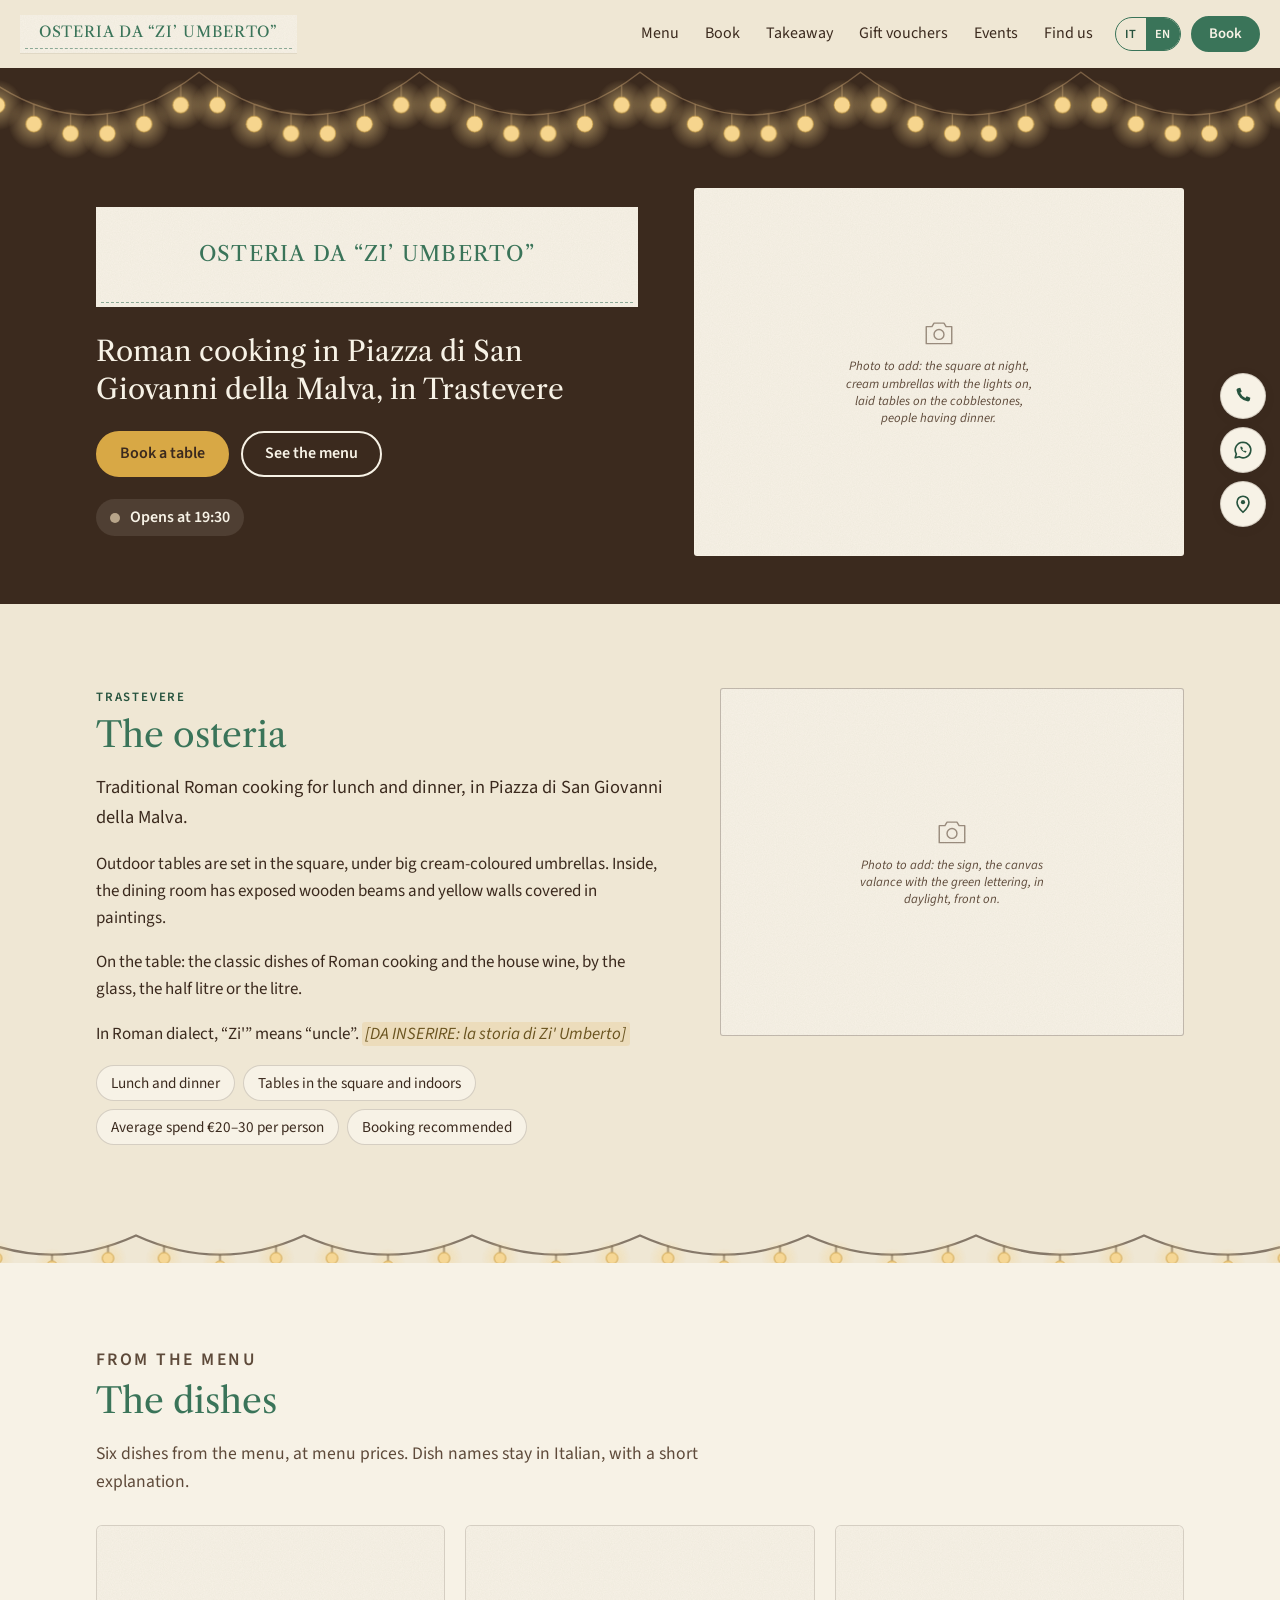
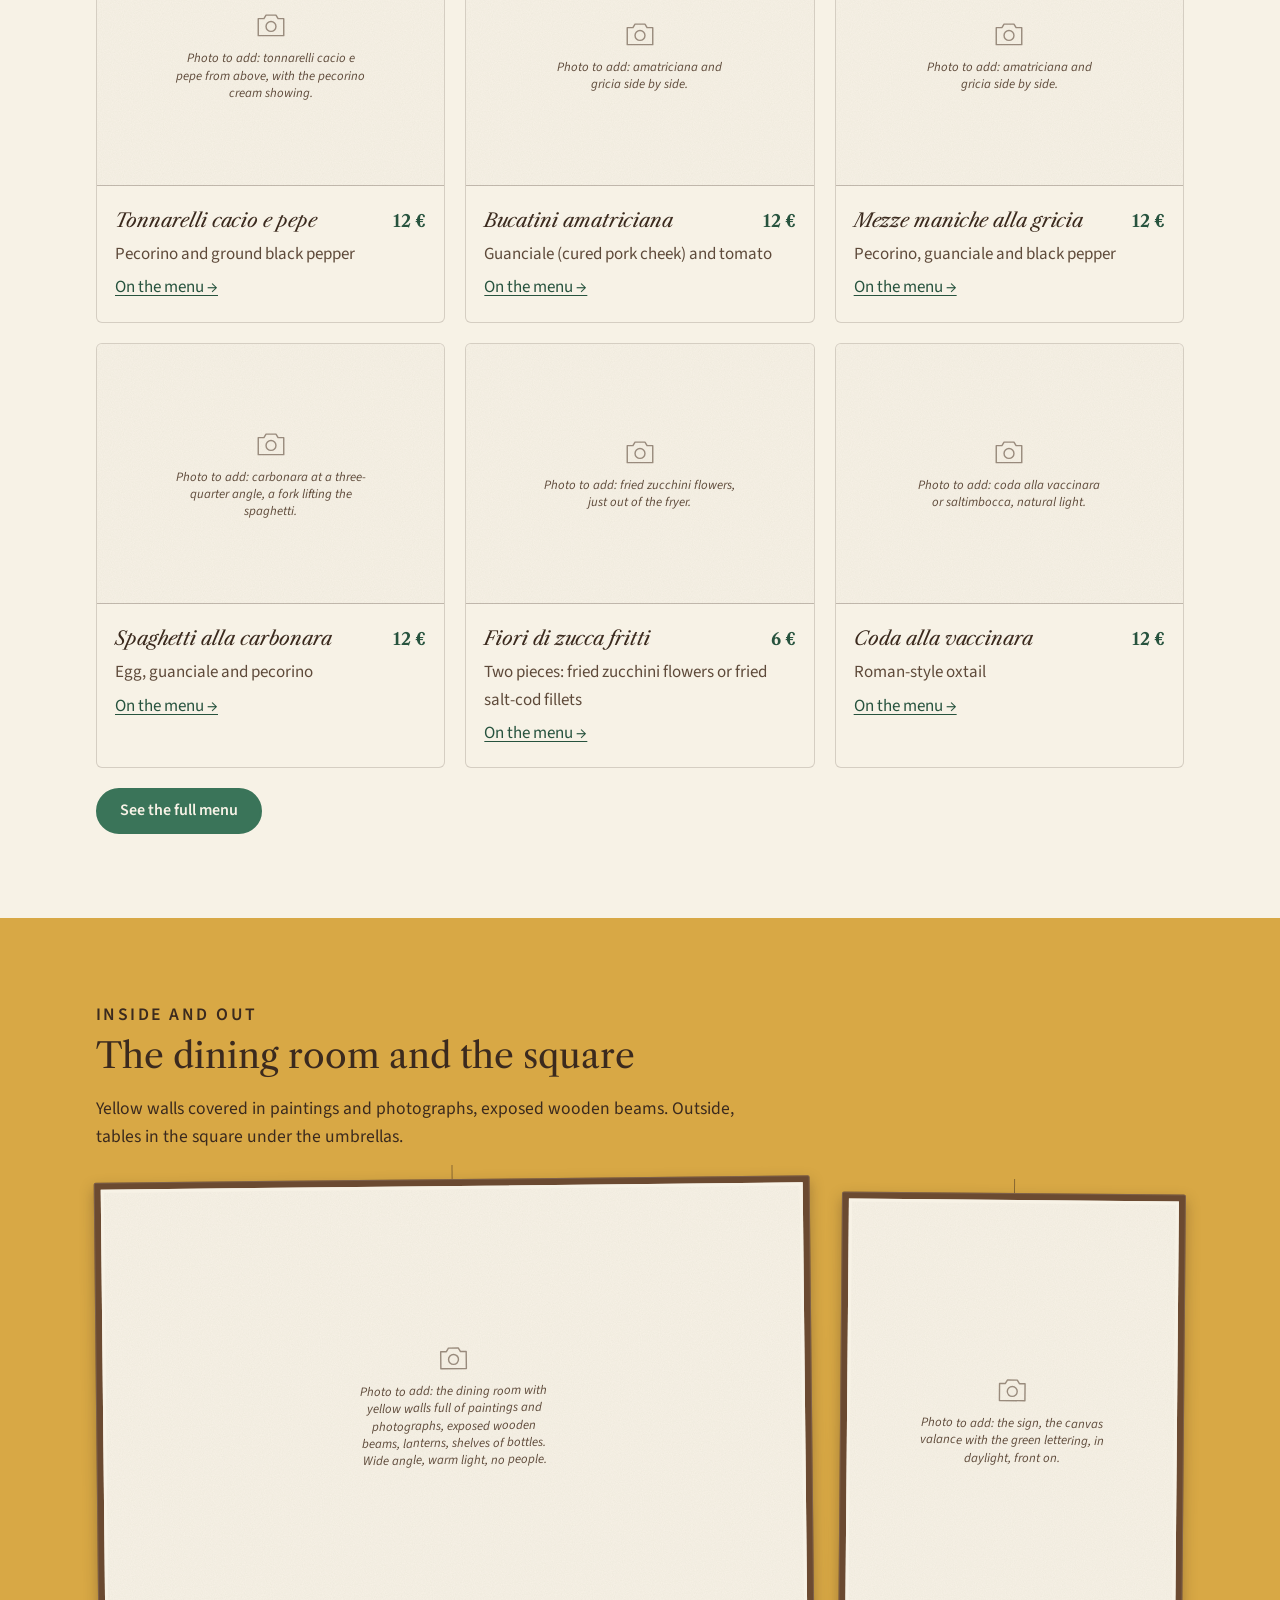
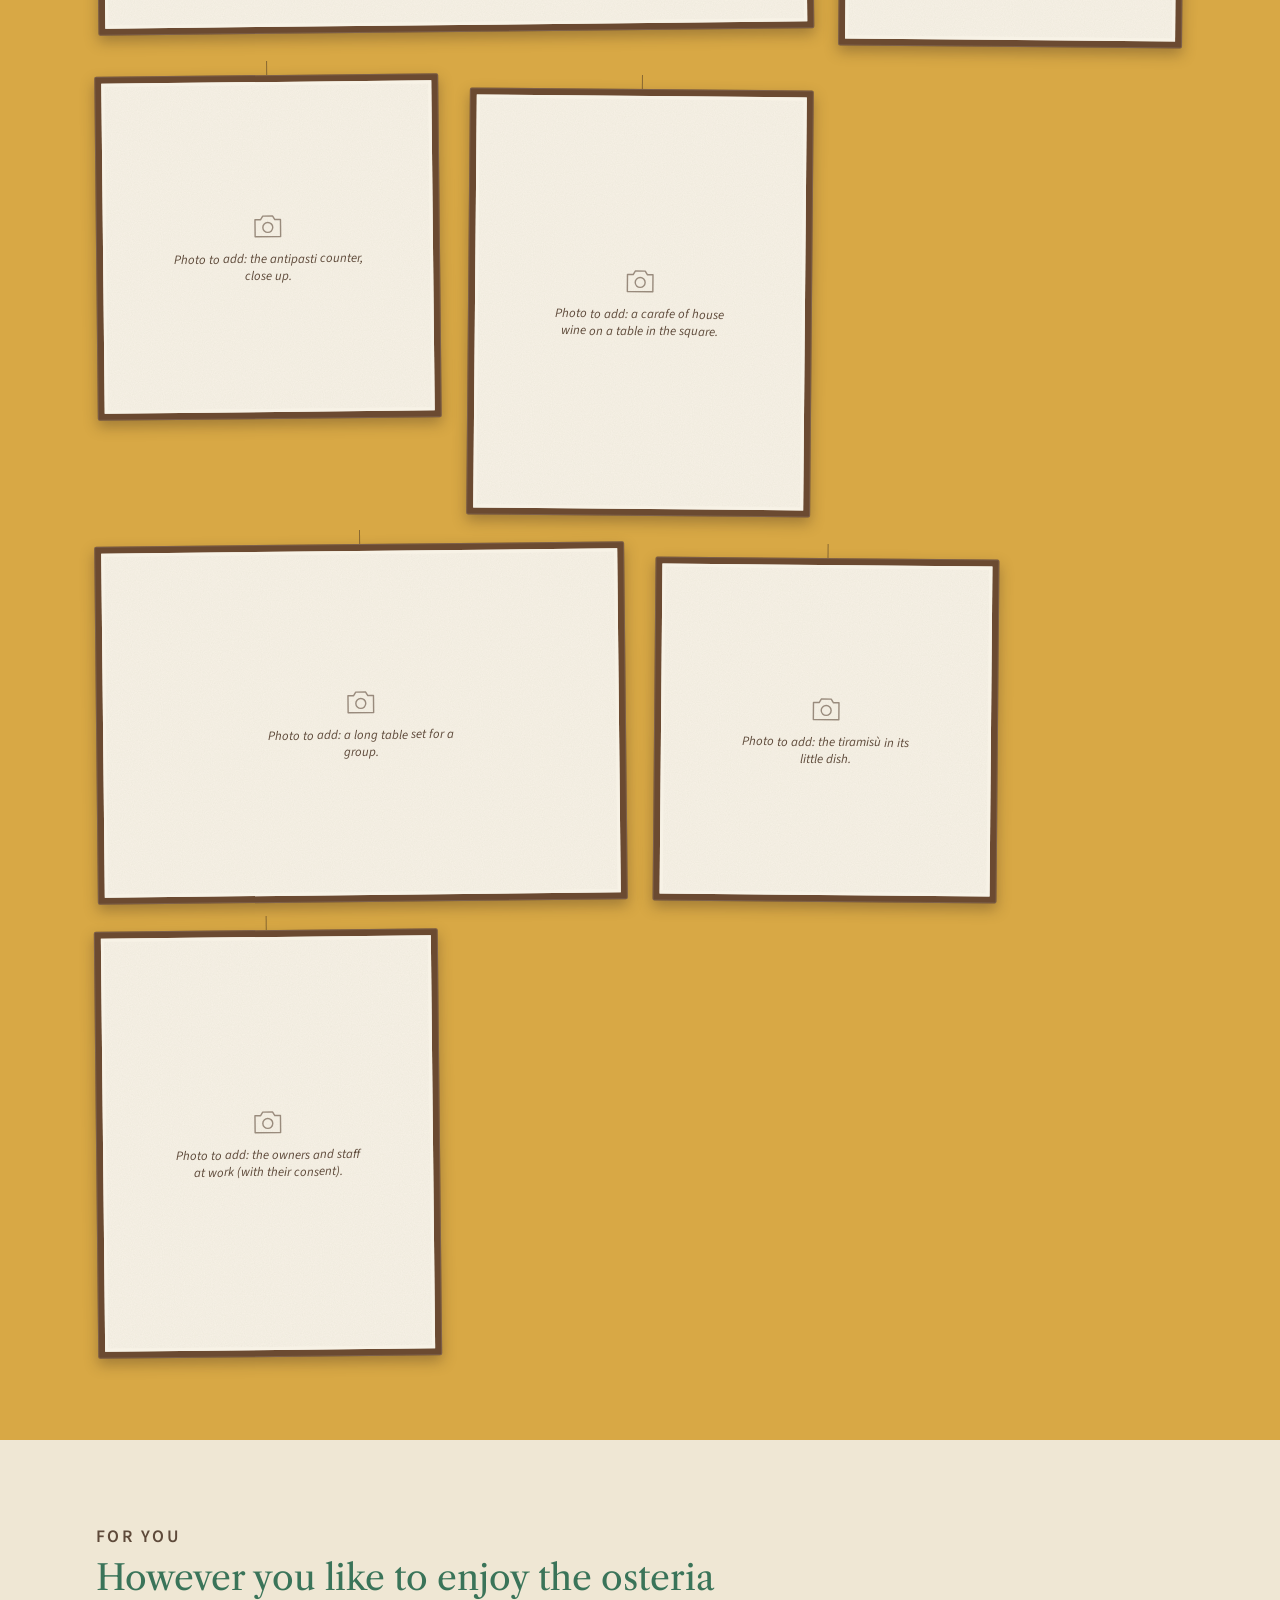
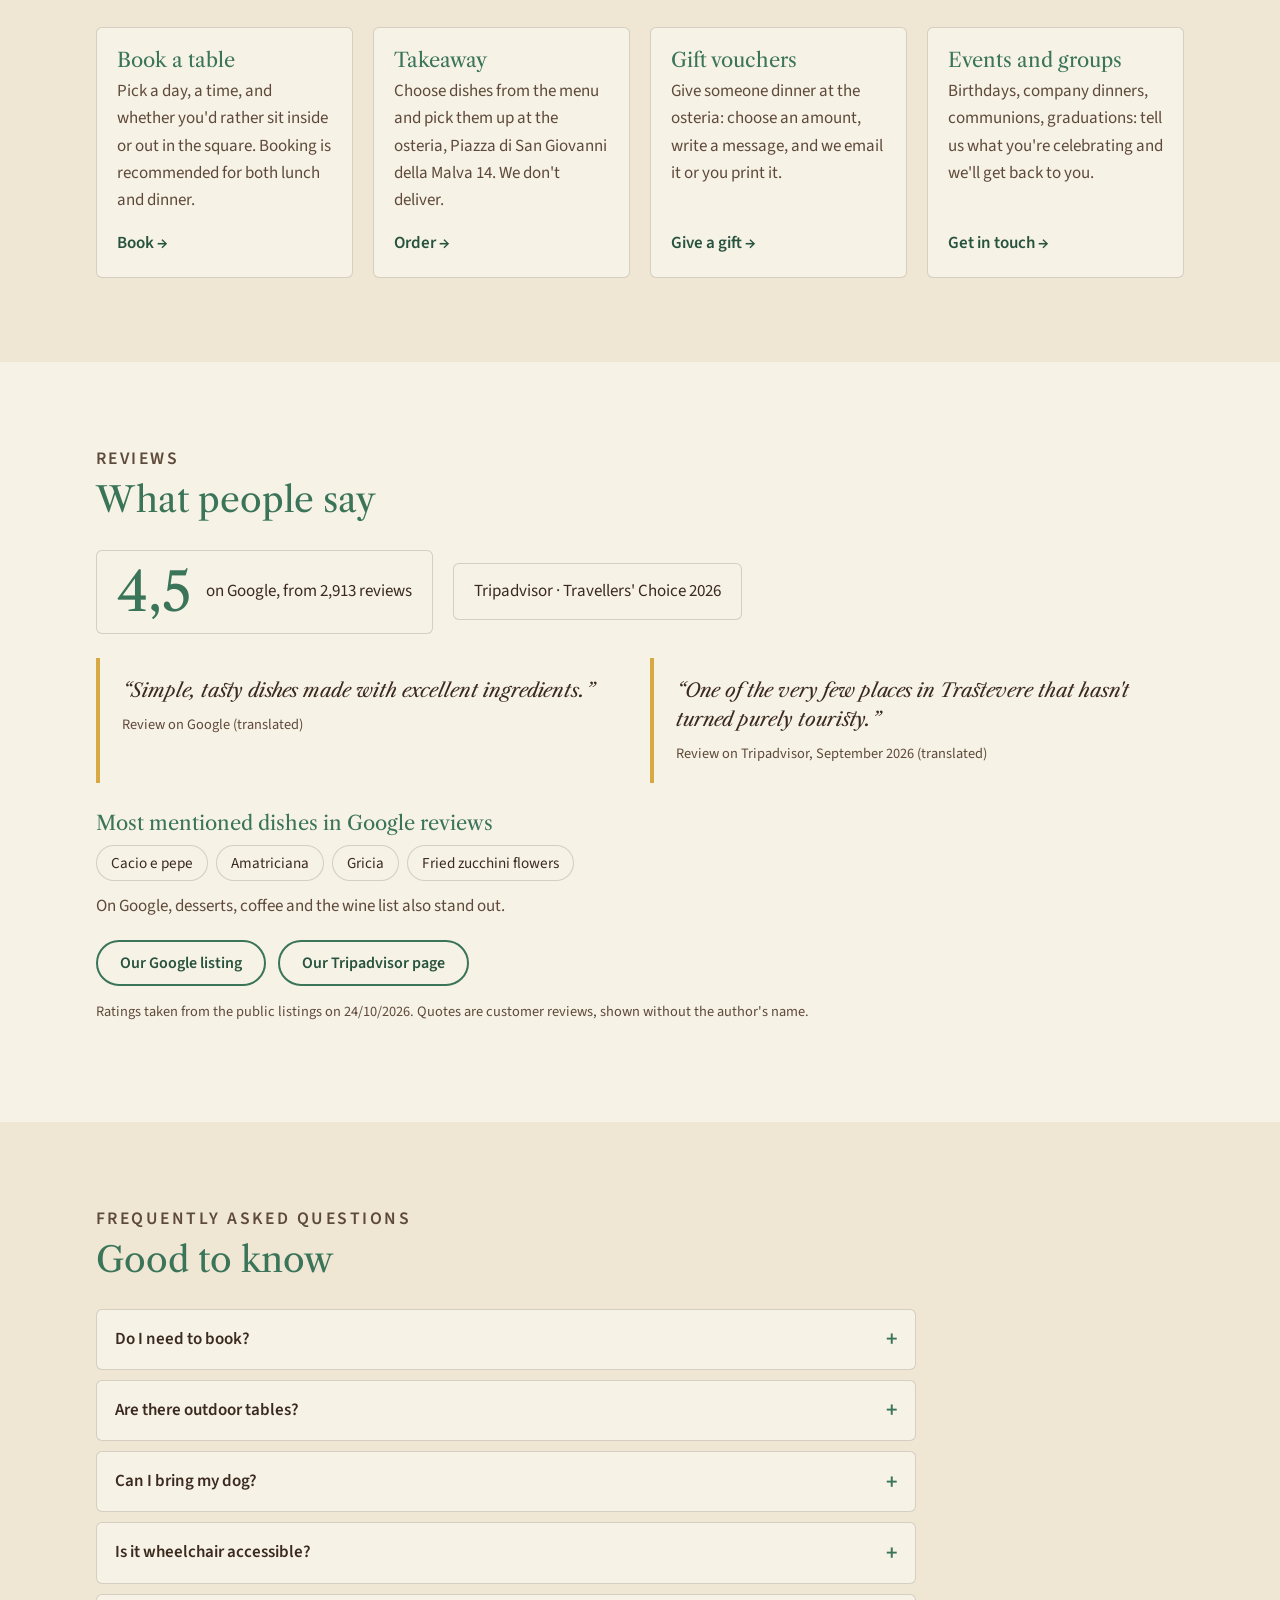
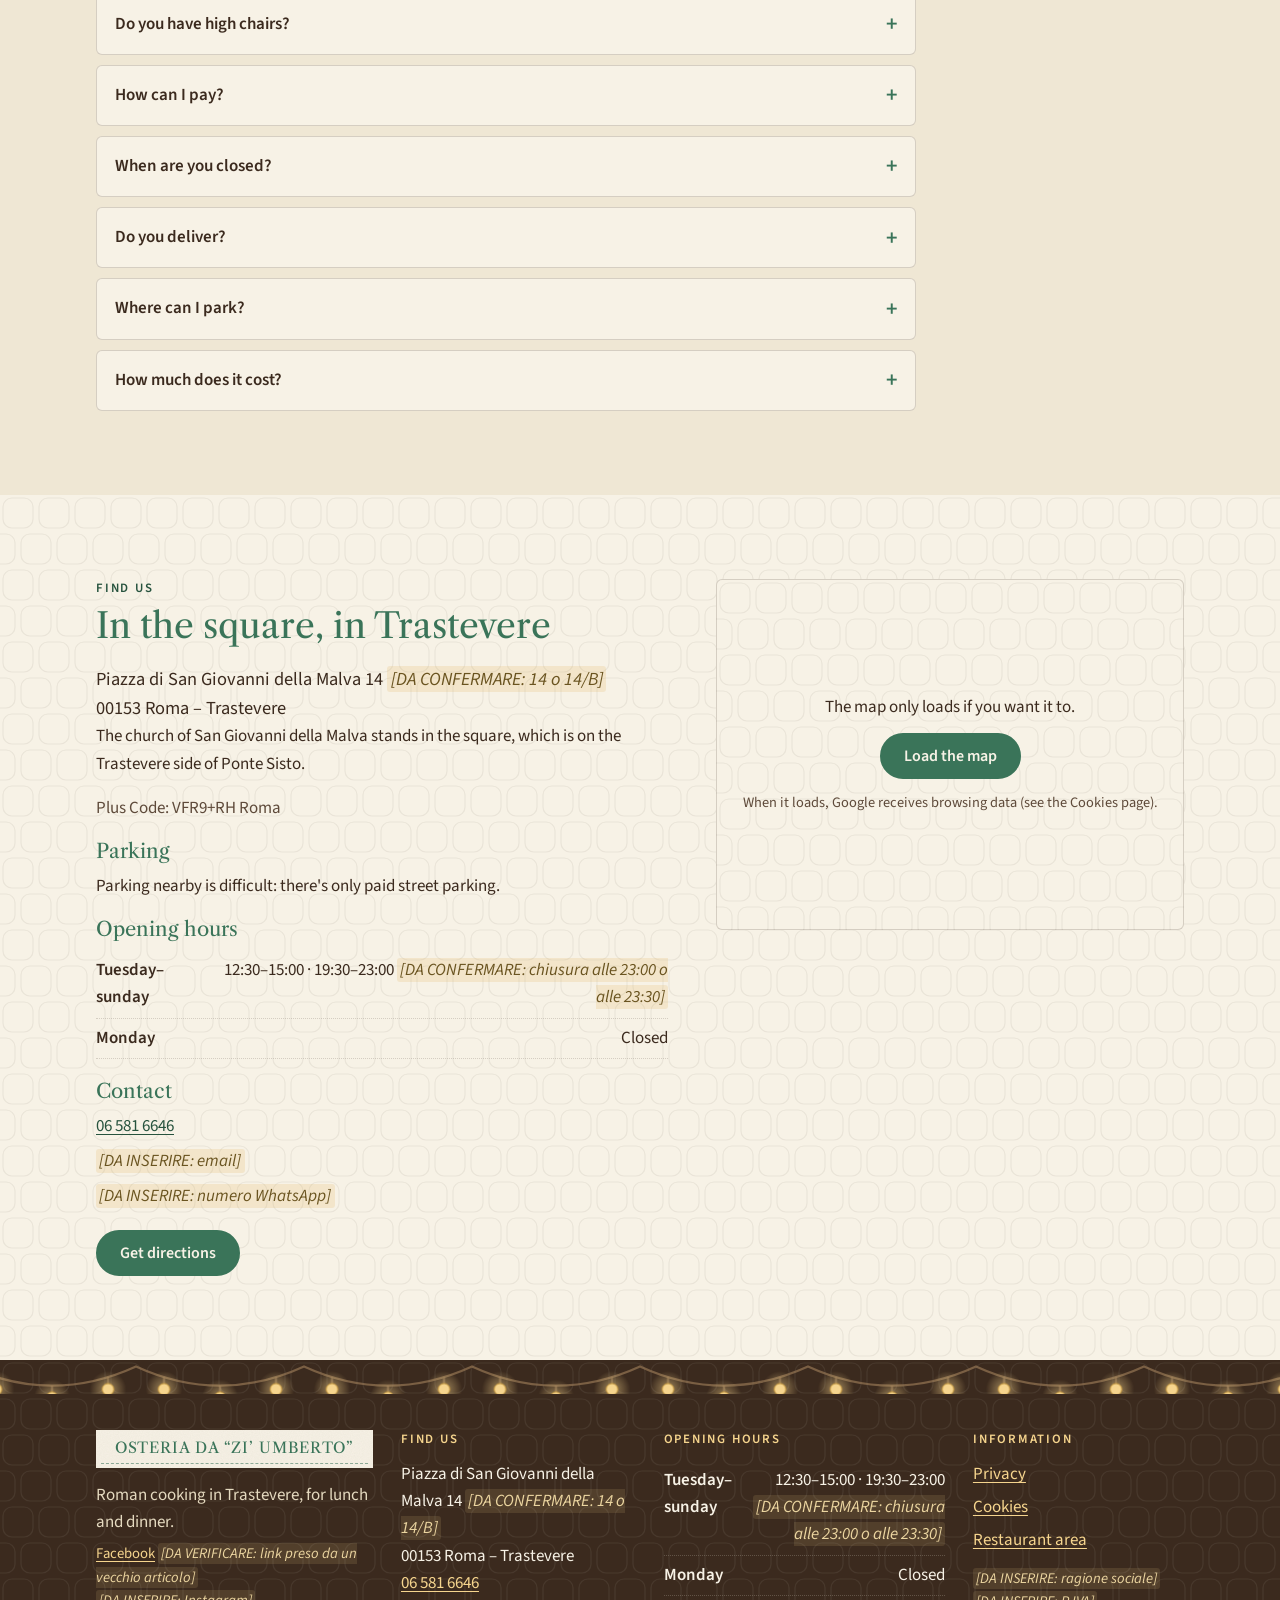
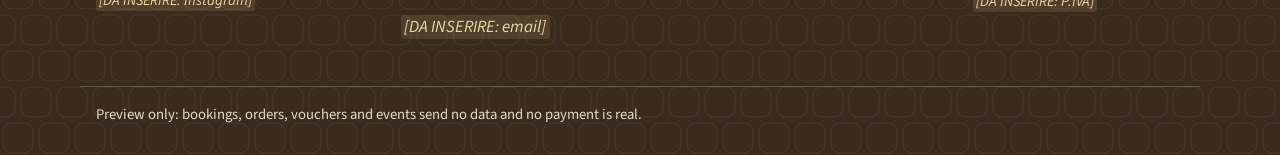
<file: index.html>
<!doctype html>
<html lang="it">
<head>
<meta charset="utf-8">
<meta name="viewport" content="width=device-width, initial-scale=1">
<title>Osteria da Zi' Umberto – cucina romana a Trastevere | Osteria da Zi Umberto</title>
<meta name="description" content="Osteria da Zi' Umberto (Osteria da Zi Umberto): cucina romana tradizionale a pranzo e a cena in Piazza di San Giovanni della Malva, a Trastevere. Prenota un tavolo.">
<meta property="og:type" content="restaurant.restaurant">
<meta property="og:site_name" content="Osteria da Zi' Umberto">
<meta property="og:title" content="Osteria da Zi' Umberto – cucina romana a Trastevere">
<meta property="og:description" content="Cucina romana tradizionale a pranzo e a cena in Piazza di San Giovanni della Malva, a Trastevere.">
<meta property="og:locale" content="it_IT">
<link rel="icon" href="favicon.svg" type="image/svg+xml">
<link rel="preconnect" href="https://fonts.googleapis.com">
<link rel="preconnect" href="https://fonts.gstatic.com" crossorigin>
<link href="https://fonts.googleapis.com/css2?family=Libre+Caslon+Text:ital,wght@0,400;0,700;1,400&amp;family=Source+Sans+3:wght@400;600;700&amp;display=swap" rel="stylesheet">
<link rel="stylesheet" href="css/style.css">
<script type="application/ld+json">
{
  "@context": "https://schema.org",
  "@type": "Restaurant",
  "name": "Osteria da Zi' Umberto",
  "alternateName": ["Osteria da Zi Umberto", "Zi' Umberto"],
  "servesCuisine": ["Roman", "Italian"],
  "priceRange": "20–30 €",
  "telephone": "+39 06 581 6646",
  "acceptsReservations": true,
  "hasMenu": "menu.html",
  "address": {
    "@type": "PostalAddress",
    "streetAddress": "Piazza di San Giovanni della Malva 14",
    "addressLocality": "Roma",
    "postalCode": "00153",
    "addressCountry": "IT"
  },
  "geo": { "@type": "GeoCoordinates", "latitude": 41.8920839, "longitude": 12.4689164 },
  "openingHoursSpecification": [
    { "@type": "OpeningHoursSpecification", "dayOfWeek": ["Tuesday","Wednesday","Thursday","Friday","Saturday","Sunday"], "opens": "12:30", "closes": "15:00" },
    { "@type": "OpeningHoursSpecification", "dayOfWeek": ["Tuesday","Wednesday","Thursday","Friday","Saturday","Sunday"], "opens": "19:30", "closes": "23:00" }
  ],
  "sameAs": [
    "https://maps.google.com/?cid=3973366728482380407",
    "https://www.tripadvisor.it/Restaurant_Review-g187791-d4601411-Reviews-Osteria_Da_Zi_Umberto-Rome_Lazio.html"
  ]
}
</script>
</head>
<body data-page="home">
<header id="site-header"></header>
<noscript><p style="padding:80px 16px 16px">Per usare il sito attiva JavaScript. / Please enable JavaScript to use this site.</p></noscript>

<main id="main">
  <section class="hero">
    <div class="hero__lights" data-lights="hero"></div>
    <div class="container hero__grid">
      <div class="hero__text">
        <h1 style="margin:0"><span class="logo"><span class="logo__band"><span class="logo__text">OSTERIA DA “ZI’ UMBERTO”</span></span></span></h1>
        <p class="hero__tag" data-i18n="home.hero.tag">Cucina romana in Piazza di San Giovanni della Malva, a Trastevere</p>
        <div class="btn-row">
          <a class="btn btn--primary" href="prenota.html" data-i18n="home.hero.book">Prenota un tavolo</a>
          <a class="btn btn--light" href="menu.html" data-i18n="home.hero.menu">Guarda il menù</a>
        </div>
        <div class="status" data-status role="status"></div>
      </div>
      <div data-photo="hero" class="photo photo--hero" style="--ratio:4/3" role="img"></div>
    </div>
  </section>

  <section class="section" id="osteria">
    <div class="container text-cols">
      <div class="reveal">
        <p class="eyebrow" data-i18n="home.about.eyebrow"></p>
        <h2 data-i18n="home.about.title"></h2>
        <p class="lead" data-i18n="home.about.p1"></p>
        <p data-i18n="home.about.p2"></p>
        <p data-i18n="home.about.p3"></p>
        <p data-i18n="home.about.story"></p>
        <ul class="chips">
          <li class="chip" data-i18n="home.chip1"></li><li class="chip" data-i18n="home.chip2"></li><li class="chip" data-i18n="home.chip3"></li><li class="chip" data-i18n="home.chip4"></li>
        </ul>
      </div>
      <div class="reveal"><div data-photo="sign" class="photo" style="--ratio:4/3" role="img"></div></div>
    </div>
  </section>

  <div class="divider-lights" aria-hidden="true"><div data-lights="divider"></div></div>

  <section class="section section--light" id="piatti">
    <div class="container">
      <div class="section__head reveal">
        <p class="eyebrow" data-i18n="home.dishes.eyebrow"></p>
        <h2 data-i18n="home.dishes.title"></h2>
        <p data-i18n="home.dishes.lead"></p>
      </div>
      <div class="grid grid--3" id="home-dishes"></div>
      <div class="btn-row"><a class="btn btn--primary" href="menu.html" data-i18n="home.dishes.all"></a></div>
    </div>
  </section>

  <section class="section section--yellow" id="sala">
    <div class="container">
      <div class="section__head reveal">
        <p class="eyebrow" data-i18n="home.room.eyebrow"></p>
        <h2 data-i18n="home.room.title"></h2>
        <p data-i18n="home.room.lead" style="color:var(--legno)"></p>
      </div>
      <div class="wall reveal">
        <div class="frame frame--big"><div data-photo="room" class="photo" style="--ratio:16/10" role="img"></div></div>
        <div class="frame"><div data-photo="sign" class="photo" style="--ratio:3/4" role="img"></div></div>
        <div class="frame"><div data-photo="antipasti" class="photo" style="--ratio:1/1" role="img"></div></div>
        <div class="frame"><div data-photo="wine" class="photo" style="--ratio:4/5" role="img"></div></div>
        <div class="frame frame--wide"><div data-photo="group" class="photo" style="--ratio:3/2" role="img"></div></div>
        <div class="frame"><div data-photo="tiramisu" class="photo" style="--ratio:1/1" role="img"></div></div>
        <div class="frame"><div data-photo="staff" class="photo" style="--ratio:4/5" role="img"></div></div>
      </div>
    </div>
  </section>

  <section class="section" id="servizi">
    <div class="container">
      <div class="section__head reveal">
        <p class="eyebrow" data-i18n="home.blocks.eyebrow"></p>
        <h2 data-i18n="home.blocks.title"></h2>
      </div>
      <div class="grid grid--4">
        <a class="card block-card reveal" href="prenota.html"><h3 data-i18n="home.b1.t"></h3><p data-i18n="home.b1.d"></p><span class="more" data-i18n="home.b1.m"></span></a>
        <a class="card block-card reveal" href="asporto.html"><h3 data-i18n="home.b2.t"></h3><p data-i18n="home.b2.d"></p><span class="more" data-i18n="home.b2.m"></span></a>
        <a class="card block-card reveal" href="buoni-regalo.html"><h3 data-i18n="home.b3.t"></h3><p data-i18n="home.b3.d"></p><span class="more" data-i18n="home.b3.m"></span></a>
        <a class="card block-card reveal" href="eventi.html"><h3 data-i18n="home.b4.t"></h3><p data-i18n="home.b4.d"></p><span class="more" data-i18n="home.b4.m"></span></a>
      </div>
    </div>
  </section>

  <section class="section section--light" id="recensioni">
    <div class="container">
      <div class="section__head reveal">
        <p class="eyebrow" data-i18n="home.rev.eyebrow"></p>
        <h2 data-i18n="home.rev.title"></h2>
      </div>
      <div class="score reveal">
        <div class="score__box"><span class="score__num">4,5</span><span data-i18n="home.rev.google"></span></div>
        <div class="score__box"><span data-i18n="home.rev.ta"></span></div>
      </div>
      <div class="grid grid--2 reveal">
        <blockquote class="quote"><p data-i18n="home.rev.q1"></p><footer data-i18n="home.rev.q1s"></footer></blockquote>
        <blockquote class="quote"><p data-i18n="home.rev.q2"></p><footer data-i18n="home.rev.q2s"></footer></blockquote>
      </div>
      <h3 style="margin-top:28px" data-i18n="home.rev.cited"></h3>
      <ul class="chips"><li class="chip">Cacio e pepe</li><li class="chip">Amatriciana</li><li class="chip">Gricia</li><li class="chip" data-i18n="home.rev.fiori"></li></ul>
      <p class="muted" style="margin-top:12px" data-i18n="home.rev.also"></p>
      <div class="btn-row">
        <a class="btn" href="https://maps.google.com/?cid=3973366728482380407" target="_blank" rel="noopener" data-i18n="home.rev.glink"></a>
        <a class="btn" href="https://www.tripadvisor.it/Restaurant_Review-g187791-d4601411-Reviews-Osteria_Da_Zi_Umberto-Rome_Lazio.html" target="_blank" rel="noopener" data-i18n="home.rev.tlink"></a>
      </div>
      <p class="small muted" style="margin-top:14px" data-i18n="home.rev.note"></p>
    </div>
  </section>

  <section class="section" id="faq">
    <div class="container">
      <div class="section__head reveal">
        <p class="eyebrow" data-i18n="home.faq.eyebrow"></p>
        <h2 data-i18n="home.faq.title"></h2>
      </div>
      <div class="faq reveal" id="faq-list"></div>
    </div>
  </section>

  <section class="section section--cobbles section--light" id="dove">
    <div class="container where">
      <div class="reveal">
        <p class="eyebrow" data-i18n="home.where.eyebrow"></p>
        <h2 data-i18n="home.where.title"></h2>
        <address class="lead">Piazza di San Giovanni della Malva 14 <span class="ph">[<span data-i18n="ph.civico"></span>]</span><br>00153 Roma – Trastevere</address>
        <p data-i18n="home.where.side"></p>
        <p class="muted" data-i18n="home.where.plus"></p>
        <h3 data-i18n="home.where.parking.t"></h3>
        <p data-i18n="home.where.parking"></p>
        <h3 data-i18n="footer.hours"></h3>
        <dl class="hours" data-hours></dl>
        <h3 style="margin-top:20px" data-i18n="home.where.contacts"></h3>
        <ul class="info-list">
          <li><a href="tel:+39065816646">06 581 6646</a></li>
          <li data-i18n="ph.email"></li>
          <li data-i18n="ph.wa2"></li>
        </ul>
        <div class="btn-row"><a class="btn btn--primary" href="https://www.google.com/maps/dir/?api=1&amp;destination=41.8920839,12.4689164" target="_blank" rel="noopener" data-i18n="home.where.dir"></a></div>
      </div>
      <div class="reveal">
        <div class="map">
          <p style="margin:0" data-i18n="home.map.text"></p>
          <button type="button" class="btn btn--primary" data-load-map data-i18n="home.map.btn"></button>
          <p class="small muted" style="margin:0" data-i18n="home.map.privacy"></p>
        </div>
      </div>
    </div>
  </section>
</main>

<footer id="site-footer"></footer>
<div id="actionbar"></div>

<script src="js/config.js"></script>
<script src="js/menu-data.js"></script>
<script src="js/i18n.js"></script>
<script src="js/app.js"></script>
<script src="js/home.js"></script>
</body>
</html>
</file>
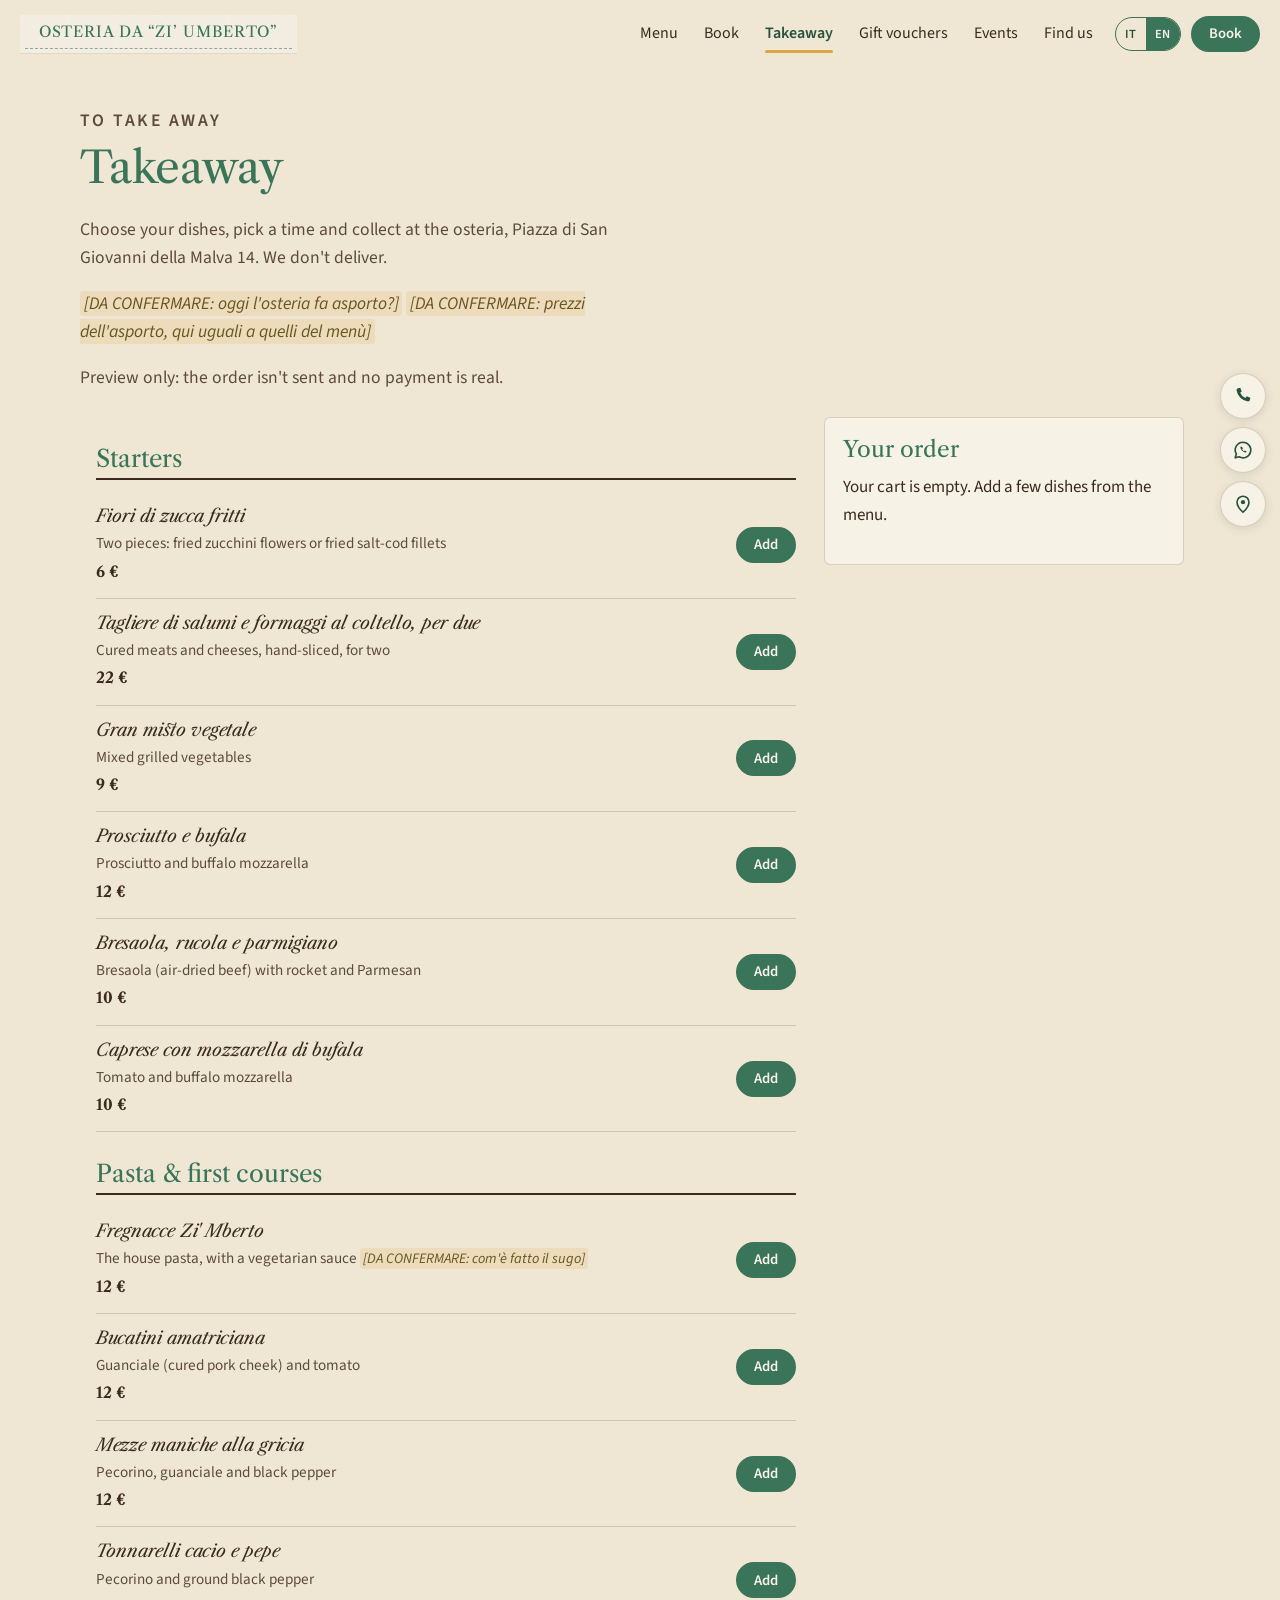
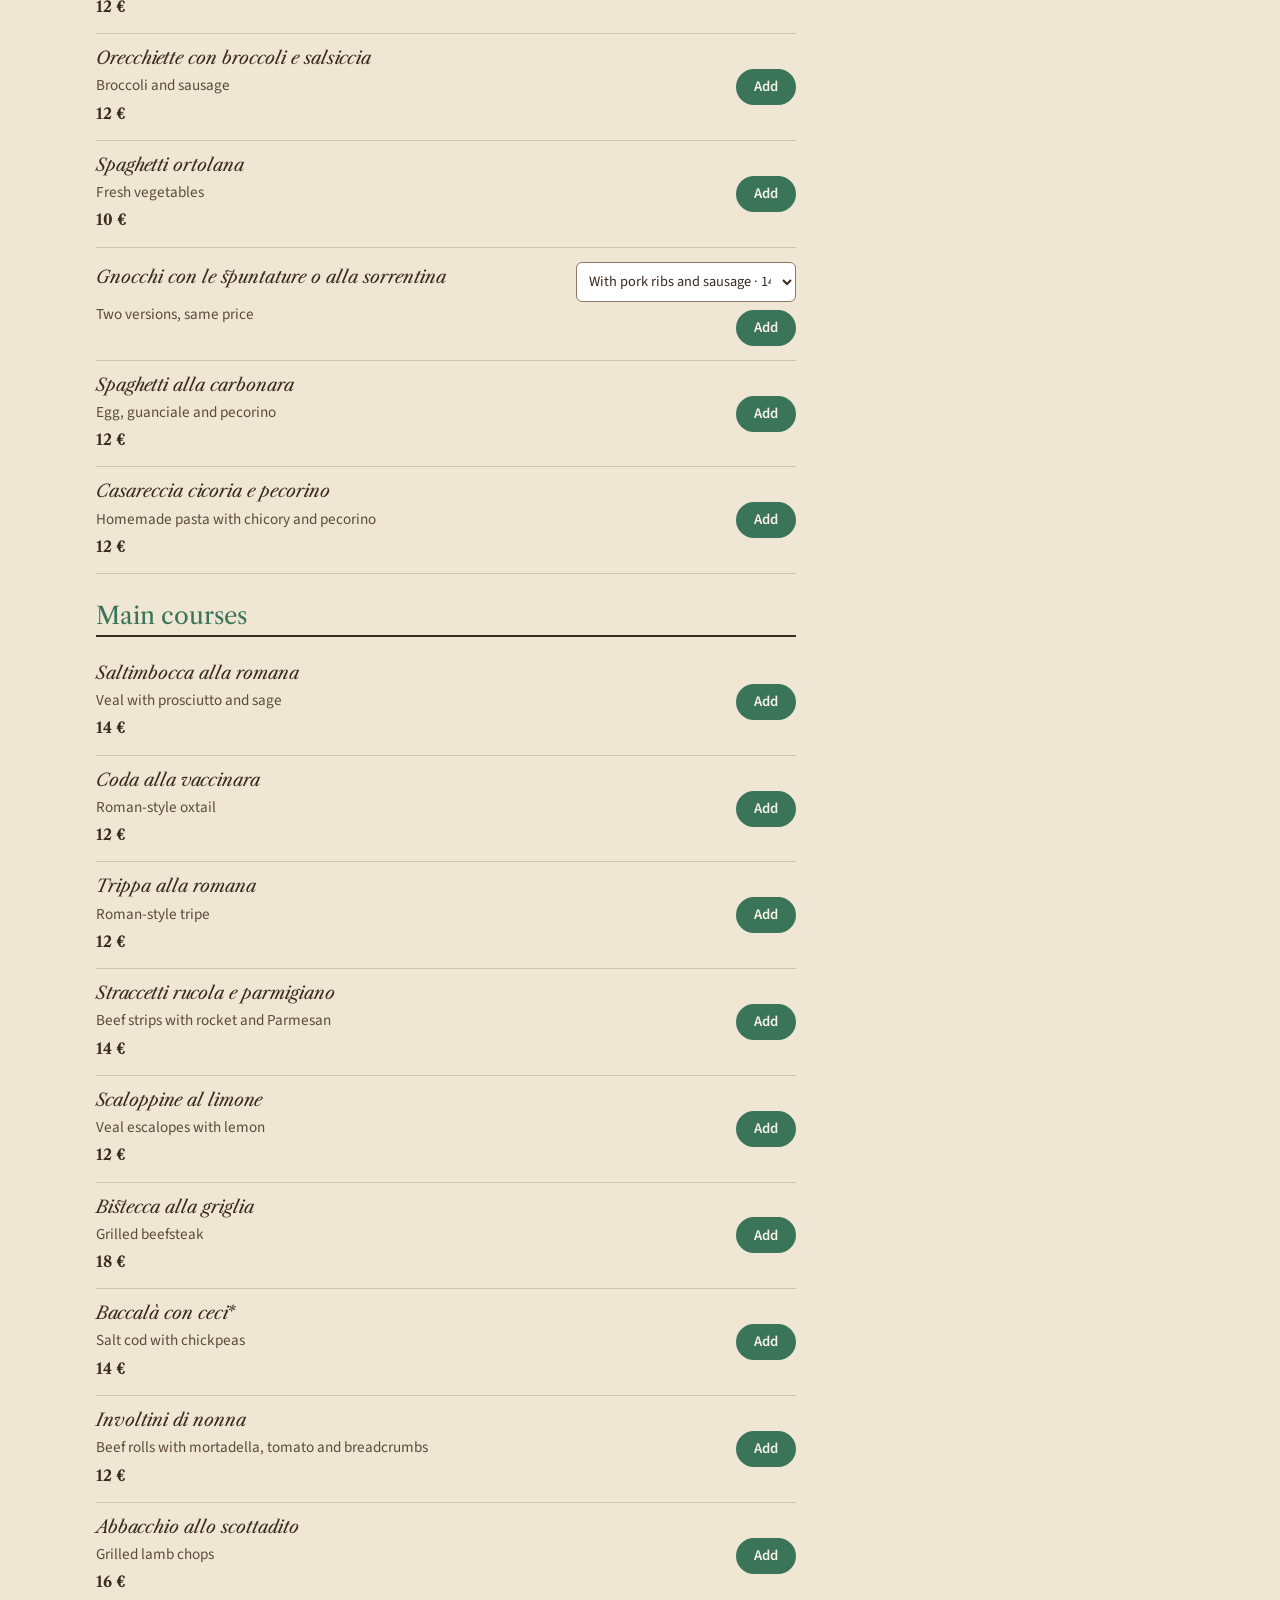
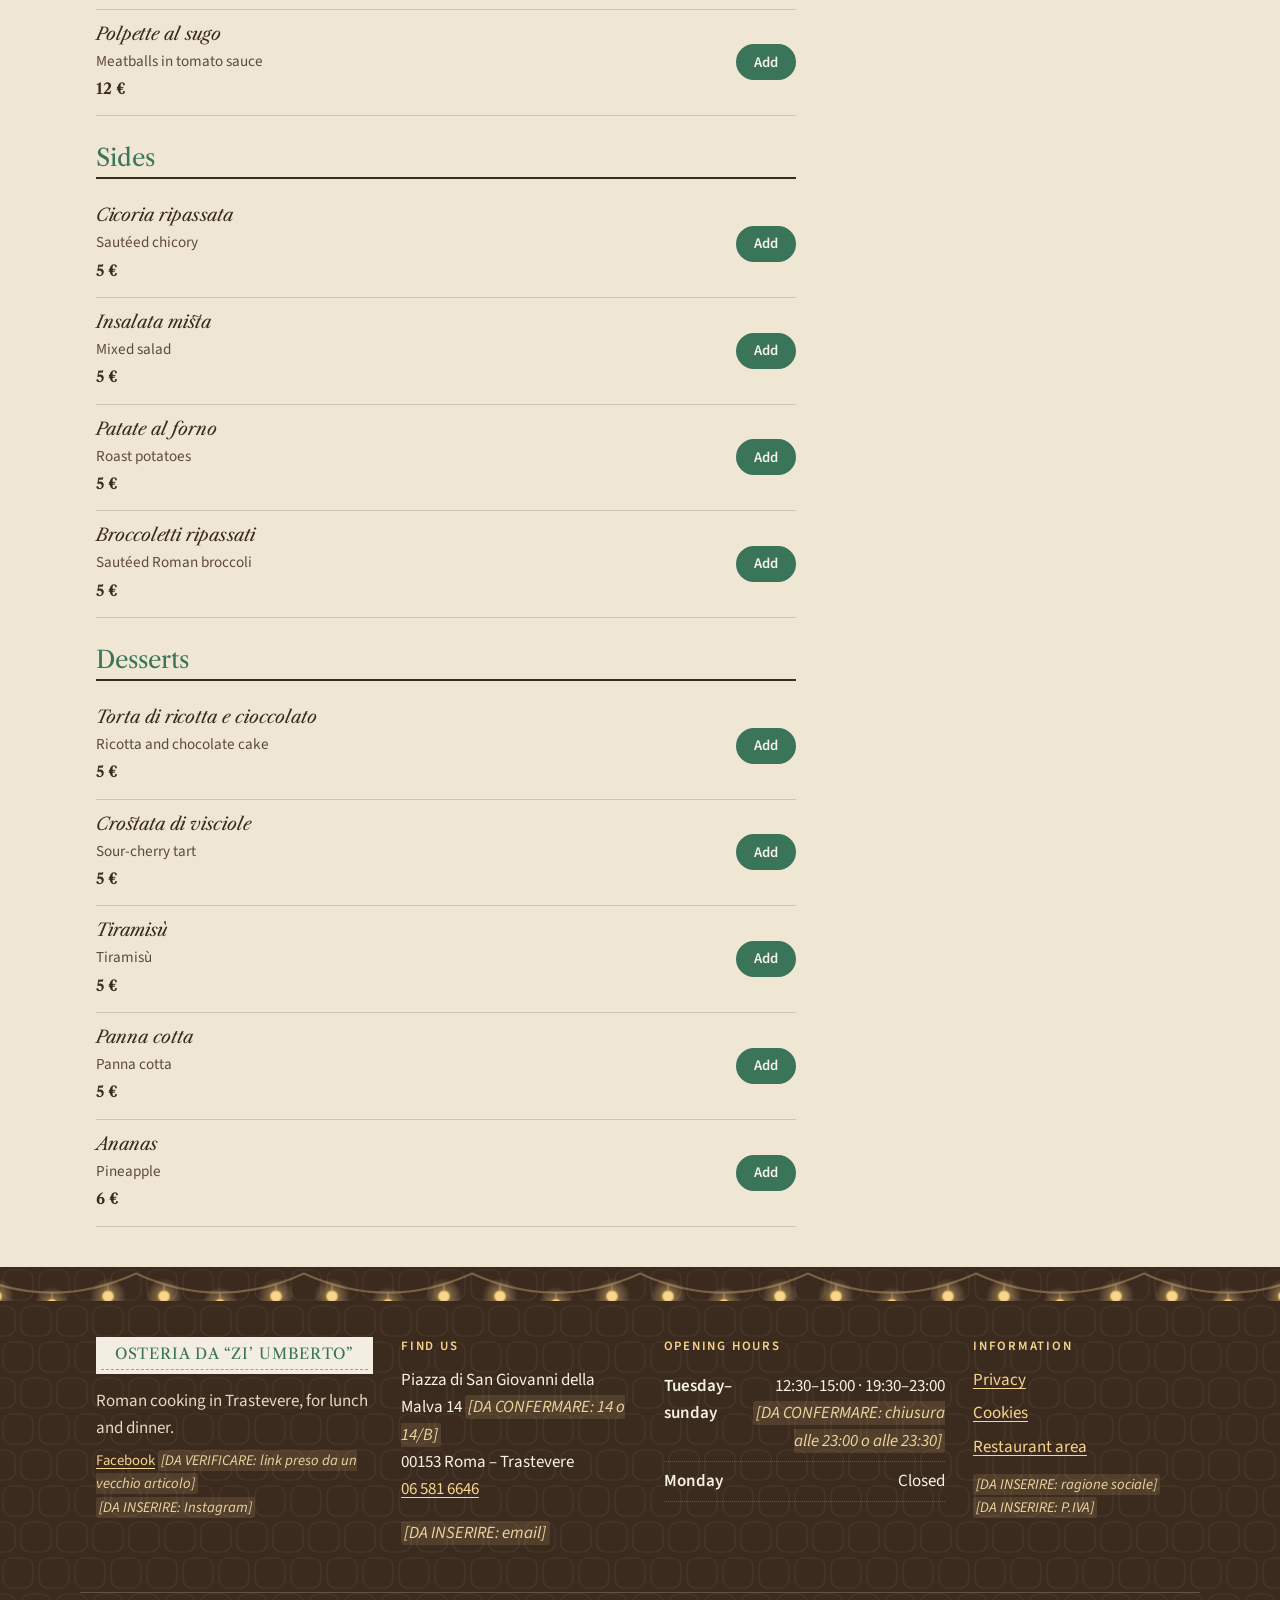
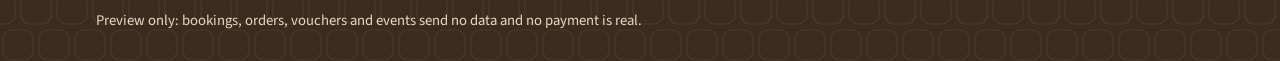
<file: asporto.html>
<!doctype html>
<html lang="it">
<head>
<meta charset="utf-8">
<meta name="viewport" content="width=device-width, initial-scale=1">
<title>Asporto – Osteria da Zi' Umberto, Trastevere</title>
<meta name="description" content="Ordina i piatti dell'Osteria da Zi' Umberto (Osteria da Zi Umberto) e ritirali in Piazza di San Giovanni della Malva 14, a Trastevere. Nessuna consegna a domicilio.">
<meta property="og:type" content="website">
<meta property="og:title" content="Asporto – Osteria da Zi' Umberto">
<meta property="og:description" content="Ordina e ritira in osteria, a Trastevere.">
<meta property="og:locale" content="it_IT">
<link rel="icon" href="favicon.svg" type="image/svg+xml">
<link rel="preconnect" href="https://fonts.googleapis.com">
<link rel="preconnect" href="https://fonts.gstatic.com" crossorigin>
<link href="https://fonts.googleapis.com/css2?family=Libre+Caslon+Text:ital,wght@0,400;0,700;1,400&amp;family=Source+Sans+3:wght@400;600;700&amp;display=swap" rel="stylesheet">
<link rel="stylesheet" href="css/style.css">
</head>
<body data-page="takeaway">
<header id="site-header"></header>
<main id="main">
  <div class="container page-head">
    <p class="eyebrow" data-i18n="take.eyebrow"></p>
    <h1 data-i18n="take.title">Asporto</h1>
    <p data-i18n="take.lead"></p>
    <p class="small" data-i18n="take.ph"></p>
    <p class="small muted" data-i18n="take.demo"></p>
  </div>
  <div class="container shop" style="padding-bottom:40px">
    <div id="shop-menu"></div>
    <aside class="shop__cart" id="shop-cart" data-i18n-attr="aria-label:take.cart"><div class="cart" id="cart"></div></aside>
  </div>
  <button type="button" class="btn btn--primary cart-fab" id="cart-fab"></button>
</main>
<footer id="site-footer"></footer>
<div id="actionbar"></div>
<script src="js/config.js"></script>
<script src="js/menu-data.js"></script>
<script src="js/i18n.js"></script>
<script src="js/app.js"></script>
<script src="js/takeaway.js"></script>
</body>
</html>
</file>
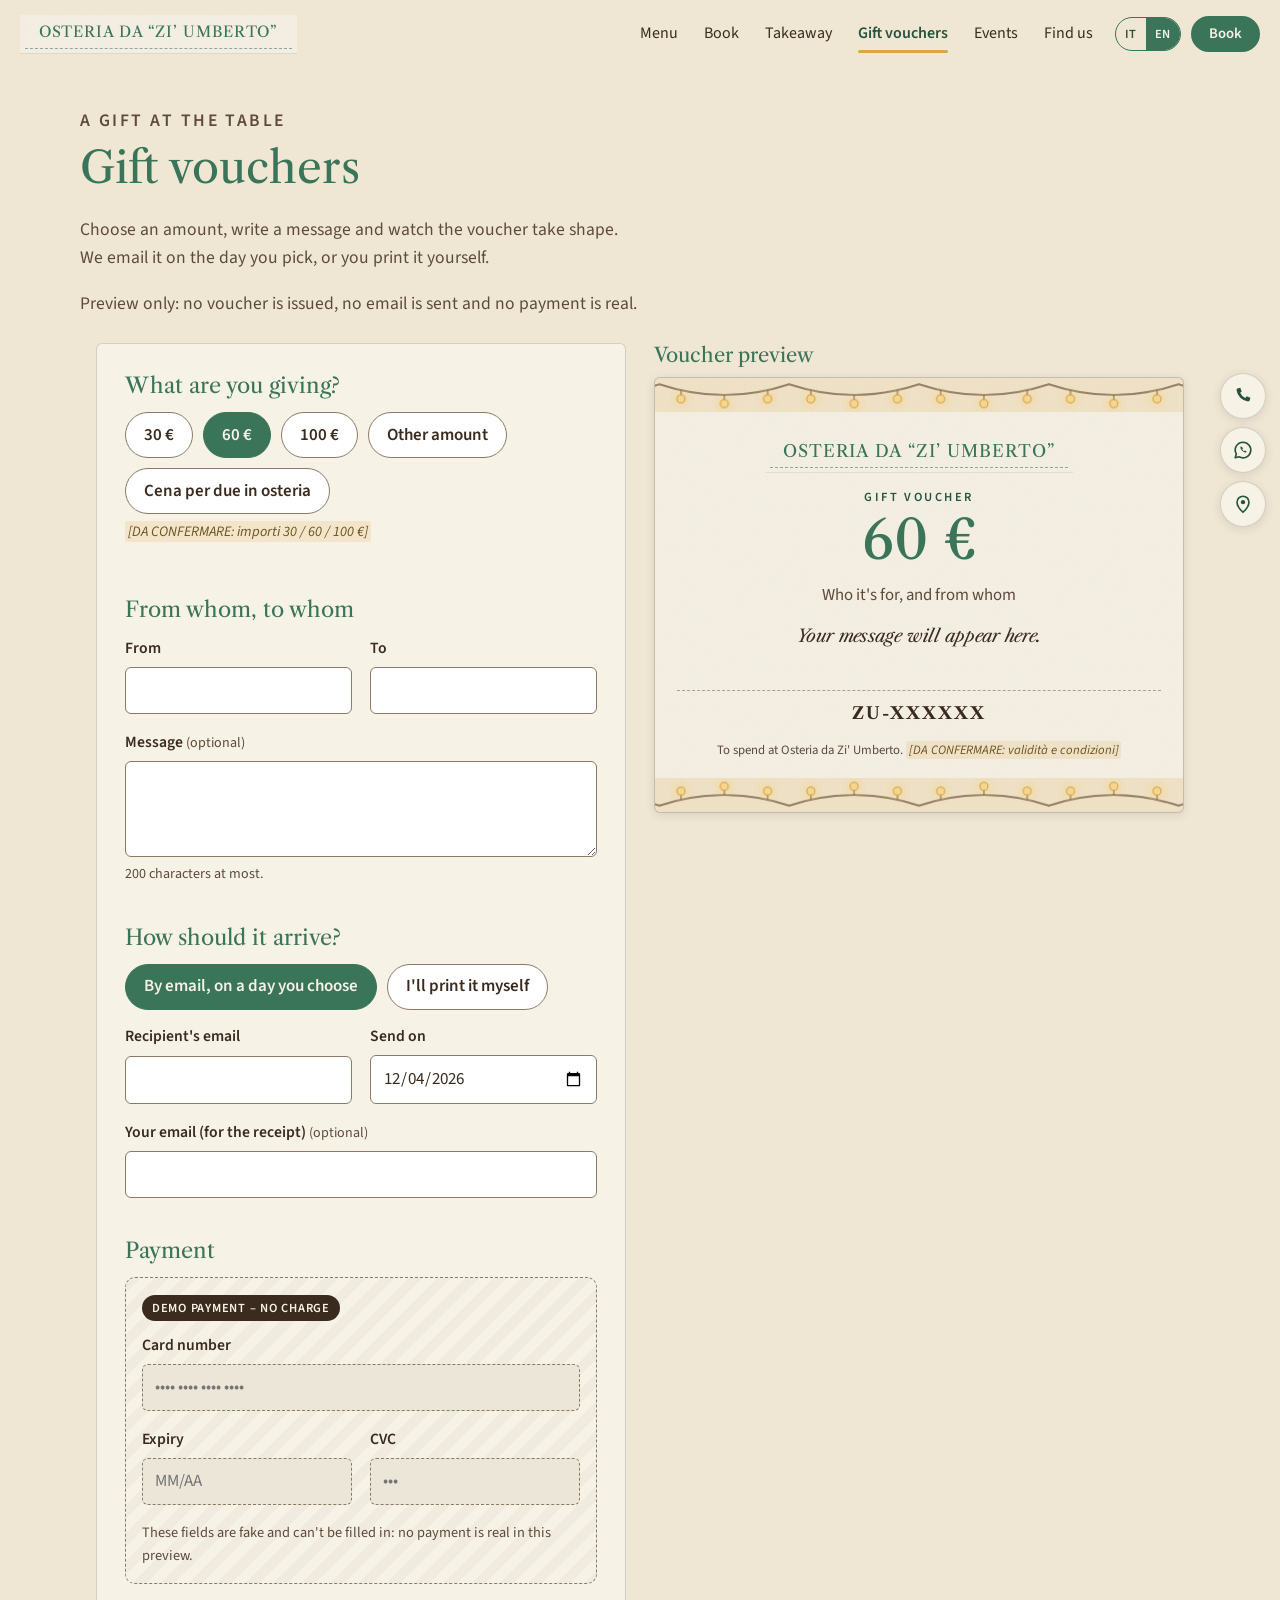
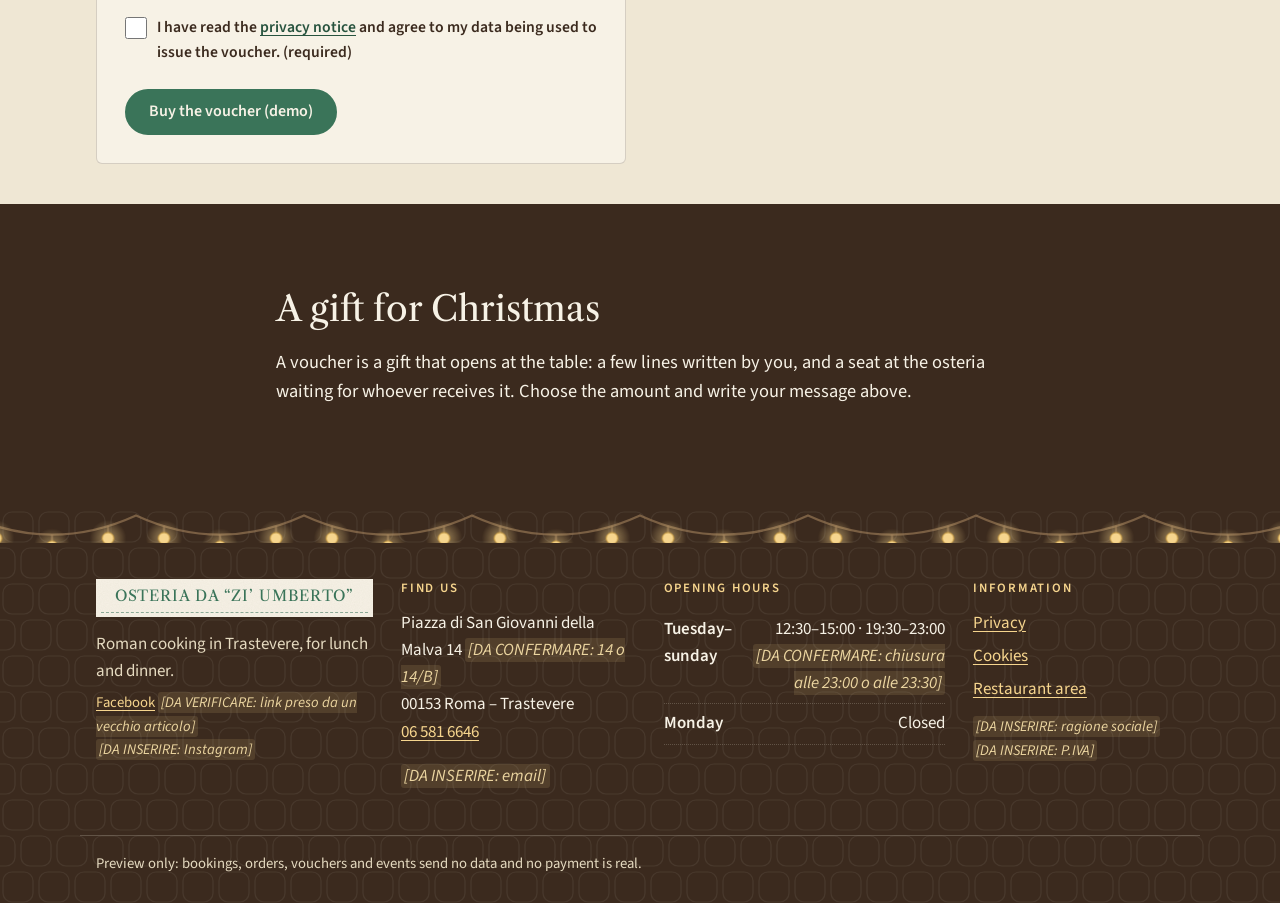
<file: buoni-regalo.html>
<!doctype html>
<html lang="it">
<head>
<meta charset="utf-8">
<meta name="viewport" content="width=device-width, initial-scale=1">
<title>Buoni regalo – Osteria da Zi' Umberto, Trastevere</title>
<meta name="description" content="Regala una cena all'Osteria da Zi' Umberto (Osteria da Zi Umberto), a Trastevere: scegli l'importo, scrivi un messaggio, invia il buono per email o stampalo.">
<meta property="og:type" content="website">
<meta property="og:title" content="Buoni regalo – Osteria da Zi' Umberto">
<meta property="og:description" content="Regala una cena in osteria.">
<meta property="og:locale" content="it_IT">
<link rel="icon" href="favicon.svg" type="image/svg+xml">
<link rel="preconnect" href="https://fonts.googleapis.com">
<link rel="preconnect" href="https://fonts.gstatic.com" crossorigin>
<link href="https://fonts.googleapis.com/css2?family=Libre+Caslon+Text:ital,wght@0,400;0,700;1,400&amp;family=Source+Sans+3:wght@400;600;700&amp;display=swap" rel="stylesheet">
<link rel="stylesheet" href="css/style.css">
</head>
<body data-page="vouchers">
<header id="site-header"></header>
<main id="main">
  <div class="container page-head">
    <p class="eyebrow" data-i18n="gift.eyebrow"></p>
    <h1 data-i18n="gift.title">Buoni regalo</h1>
    <p data-i18n="gift.lead"></p>
    <p class="small muted" data-i18n="gift.demo"></p>
  </div>

  <div class="container print-area" style="padding-bottom:40px">
    <div class="voucher-wrap">
      <div class="form-card no-print" id="gift-form-card"></div>
      <div class="voucher-preview voucher-print">
        <h2 class="no-print" style="font-size:1.25rem" data-i18n="gift.preview"></h2>
        <div class="voucher" id="voucher">
          <div class="voucher__lights"><div data-lights="strip"></div></div>
          <div class="voucher__body">
            <span class="logo logo--voucher"><span class="logo__band"><span class="logo__text">OSTERIA DA “ZI’ UMBERTO”</span></span></span>
            <p class="voucher__label" data-i18n="gift.v.label"></p>
            <p class="voucher__amount" id="v-amount"></p>
            <p class="voucher__names" id="v-names"></p>
            <p class="voucher__msg" id="v-msg"></p>
            <p class="voucher__code" id="v-code"></p>
            <p class="voucher__fine" data-i18n="gift.v.fine"></p>
          </div>
          <div class="voucher__lights voucher__lights--bot"><div data-lights="strip"></div></div>
        </div>
      </div>
    </div>
  </div>

  <section class="section section--dark no-print">
    <div class="container" style="max-width:760px">
      <h2 data-i18n="gift.xmas.title"></h2>
      <p class="lead" data-i18n="gift.xmas.p"></p>
    </div>
  </section>
</main>
<footer id="site-footer"></footer>
<div id="actionbar"></div>
<script src="js/config.js"></script>
<script src="js/menu-data.js"></script>
<script src="js/i18n.js"></script>
<script src="js/app.js"></script>
<script src="js/voucher.js"></script>
</body>
</html>
</file>
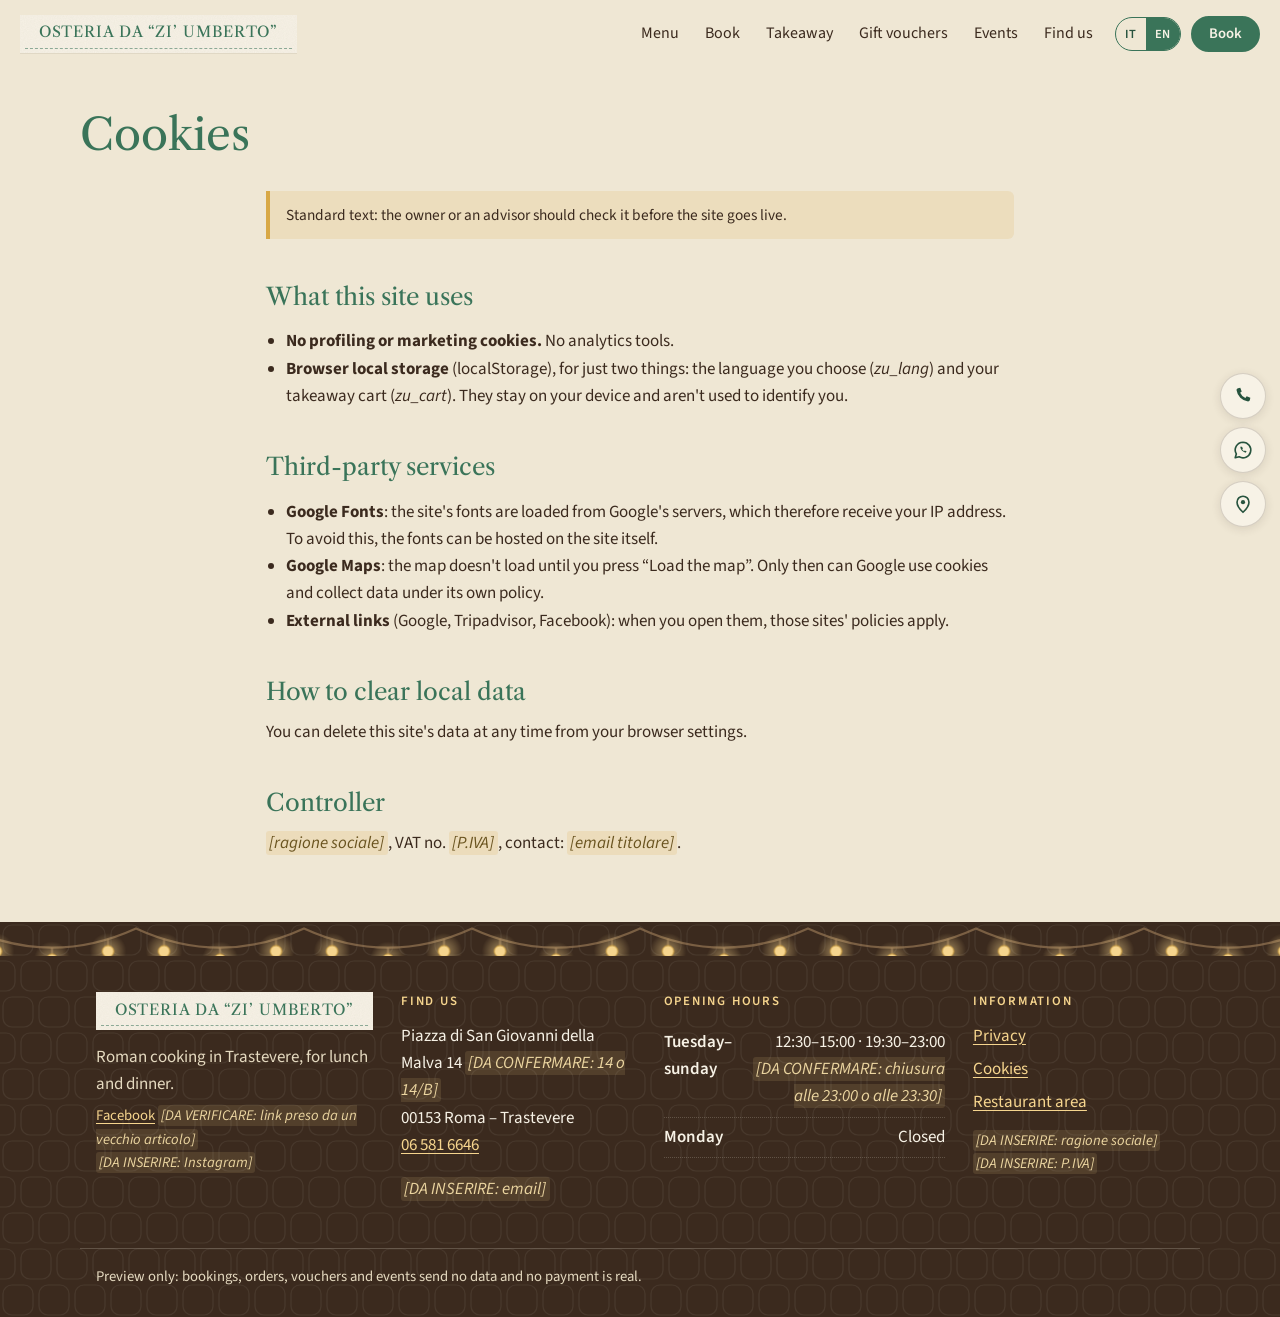
<file: cookie.html>
<!doctype html>
<html lang="it">
<head>
<meta charset="utf-8">
<meta name="viewport" content="width=device-width, initial-scale=1">
<title>Cookie – Osteria da Zi' Umberto</title>
<meta name="description" content="Cookie e tecnologie simili usate dal sito dell'Osteria da Zi' Umberto: solo ciò che serve a farlo funzionare, più la mappa di Google se decidi di caricarla.">
<meta property="og:type" content="website">
<meta property="og:title" content="Cookie – Osteria da Zi' Umberto">
<meta property="og:description" content="Cosa usa questo sito e perché.">
<meta property="og:locale" content="it_IT">
<link rel="icon" href="favicon.svg" type="image/svg+xml">
<link rel="preconnect" href="https://fonts.googleapis.com">
<link rel="preconnect" href="https://fonts.gstatic.com" crossorigin>
<link href="https://fonts.googleapis.com/css2?family=Libre+Caslon+Text:ital,wght@0,400;0,700;1,400&amp;family=Source+Sans+3:wght@400;600;700&amp;display=swap" rel="stylesheet">
<link rel="stylesheet" href="css/style.css">
</head>
<body data-page="cookie">
<header id="site-header"></header>
<main id="main">
  <div class="container page-head"><h1 data-i18n="cookie.title">Cookie</h1></div>
  <div class="container prose" style="padding-bottom:48px" data-i18n="cookie.body"></div>
</main>
<footer id="site-footer"></footer>
<div id="actionbar"></div>
<script src="js/config.js"></script>
<script src="js/menu-data.js"></script>
<script src="js/i18n.js"></script>
<script src="js/app.js"></script>
</body>
</html>
</file>
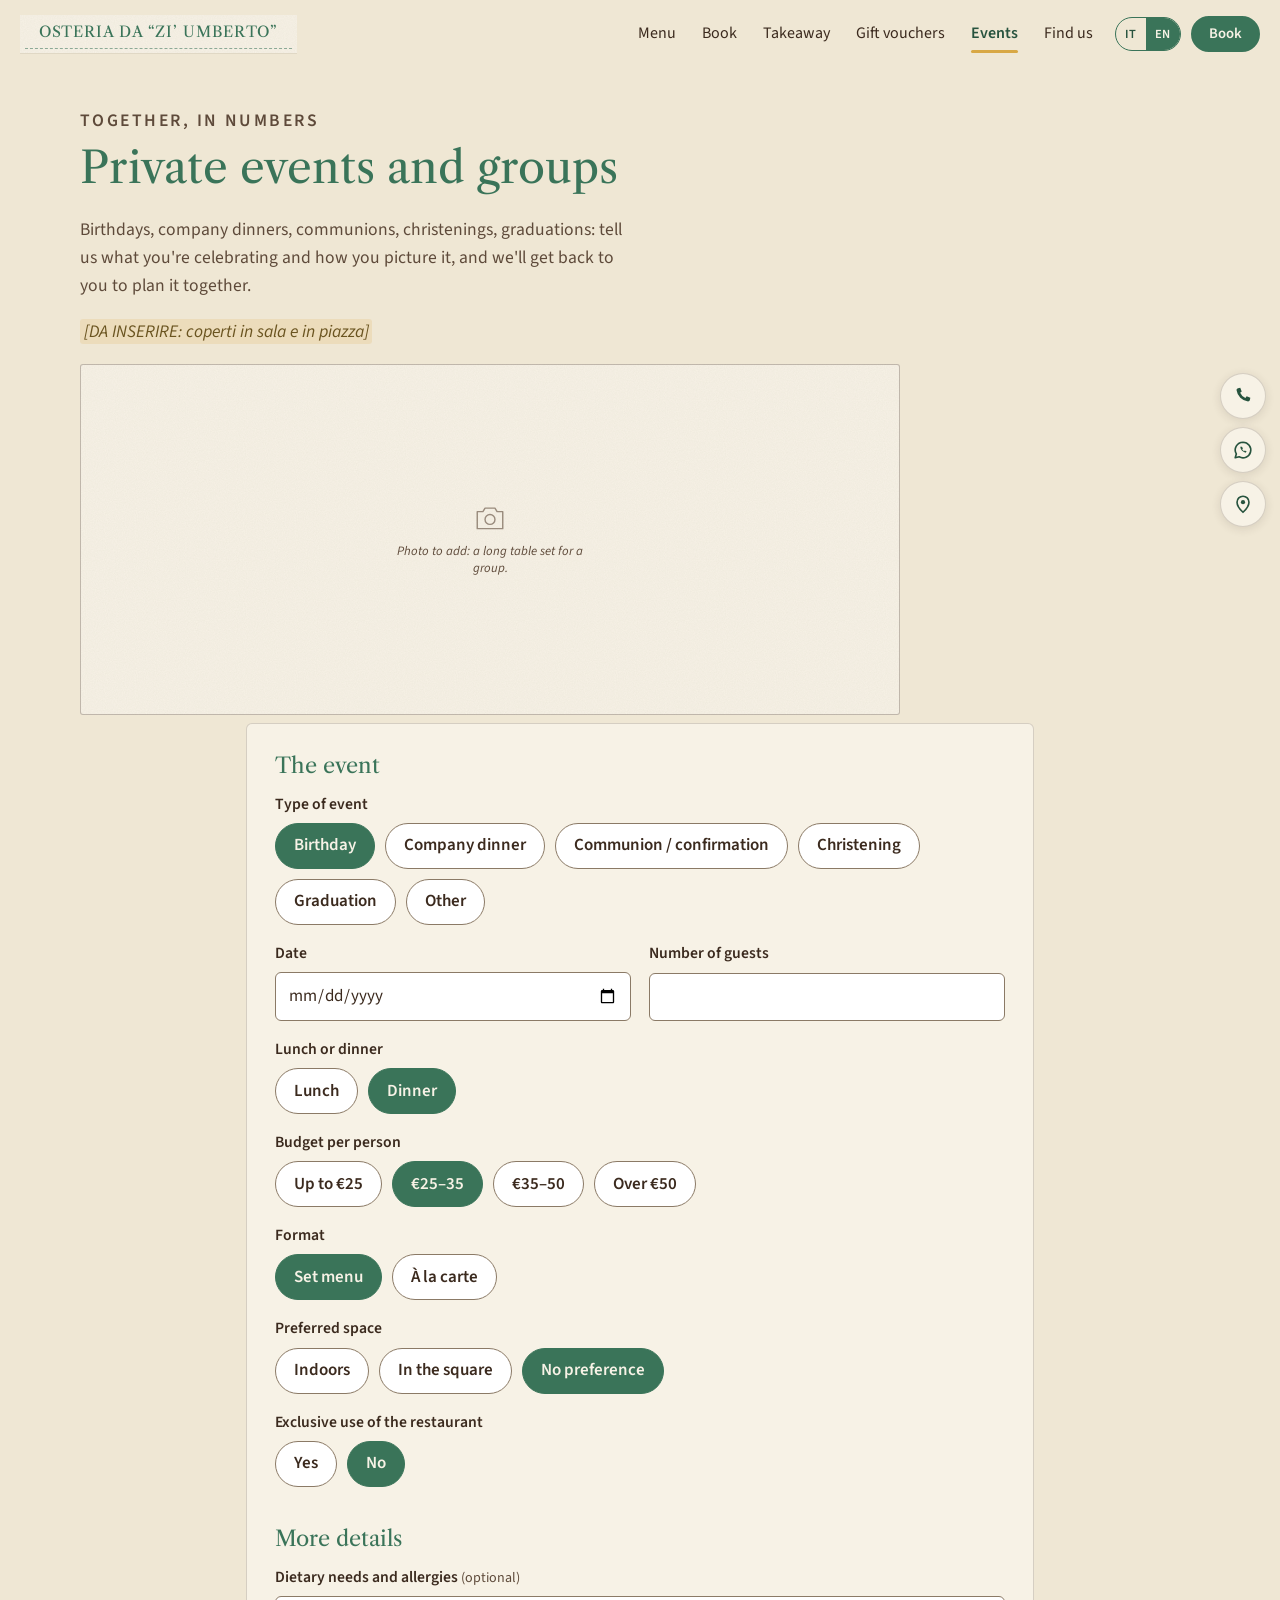
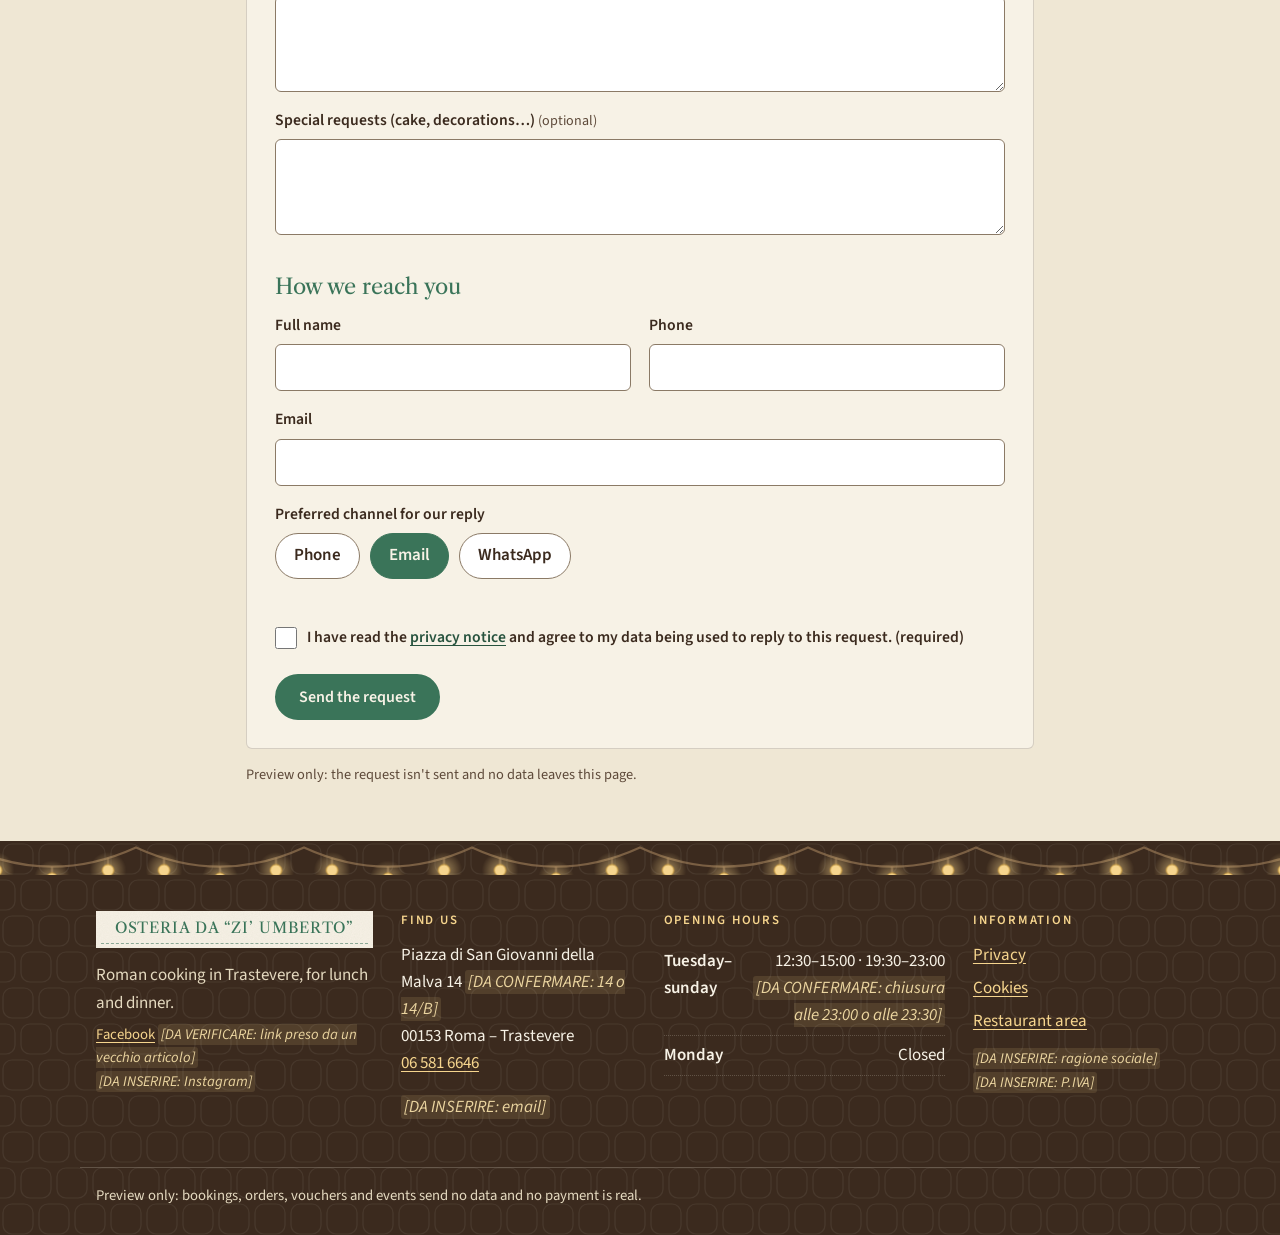
<file: eventi.html>
<!doctype html>
<html lang="it">
<head>
<meta charset="utf-8">
<meta name="viewport" content="width=device-width, initial-scale=1">
<title>Eventi privati e gruppi – Osteria da Zi' Umberto, Trastevere</title>
<meta name="description" content="Compleanni, cene aziendali, comunioni, lauree: organizza il tuo evento all'Osteria da Zi' Umberto (Osteria da Zi Umberto), a Trastevere. Racconta cosa festeggi e ti ricontattiamo.">
<meta property="og:type" content="website">
<meta property="og:title" content="Eventi privati e gruppi – Osteria da Zi' Umberto">
<meta property="og:description" content="Compleanni, cene aziendali, comunioni, lauree a Trastevere.">
<meta property="og:locale" content="it_IT">
<link rel="icon" href="favicon.svg" type="image/svg+xml">
<link rel="preconnect" href="https://fonts.googleapis.com">
<link rel="preconnect" href="https://fonts.gstatic.com" crossorigin>
<link href="https://fonts.googleapis.com/css2?family=Libre+Caslon+Text:ital,wght@0,400;0,700;1,400&amp;family=Source+Sans+3:wght@400;600;700&amp;display=swap" rel="stylesheet">
<link rel="stylesheet" href="css/style.css">
</head>
<body data-page="events">
<header id="site-header"></header>
<main id="main">
  <div class="container page-head">
    <p class="eyebrow" data-i18n="ev.eyebrow"></p>
    <h1 data-i18n="ev.title">Eventi privati e gruppi</h1>
    <p data-i18n="ev.lead"></p>
    <p class="small" data-i18n="ev.capacity"></p>
    <div class="photo" data-photo="group" style="--ratio:21/9;max-width:820px" role="img"></div>
  </div>
  <div class="container" style="max-width:820px;padding-bottom:40px">
    <div class="form-card" id="ev-app" aria-live="polite"></div>
    <p class="small muted" style="margin-top:14px" data-i18n="ev.demo"></p>
  </div>
</main>
<footer id="site-footer"></footer>
<div id="actionbar"></div>
<script src="js/config.js"></script>
<script src="js/menu-data.js"></script>
<script src="js/i18n.js"></script>
<script src="js/app.js"></script>
<script src="js/events.js"></script>
</body>
</html>
</file>
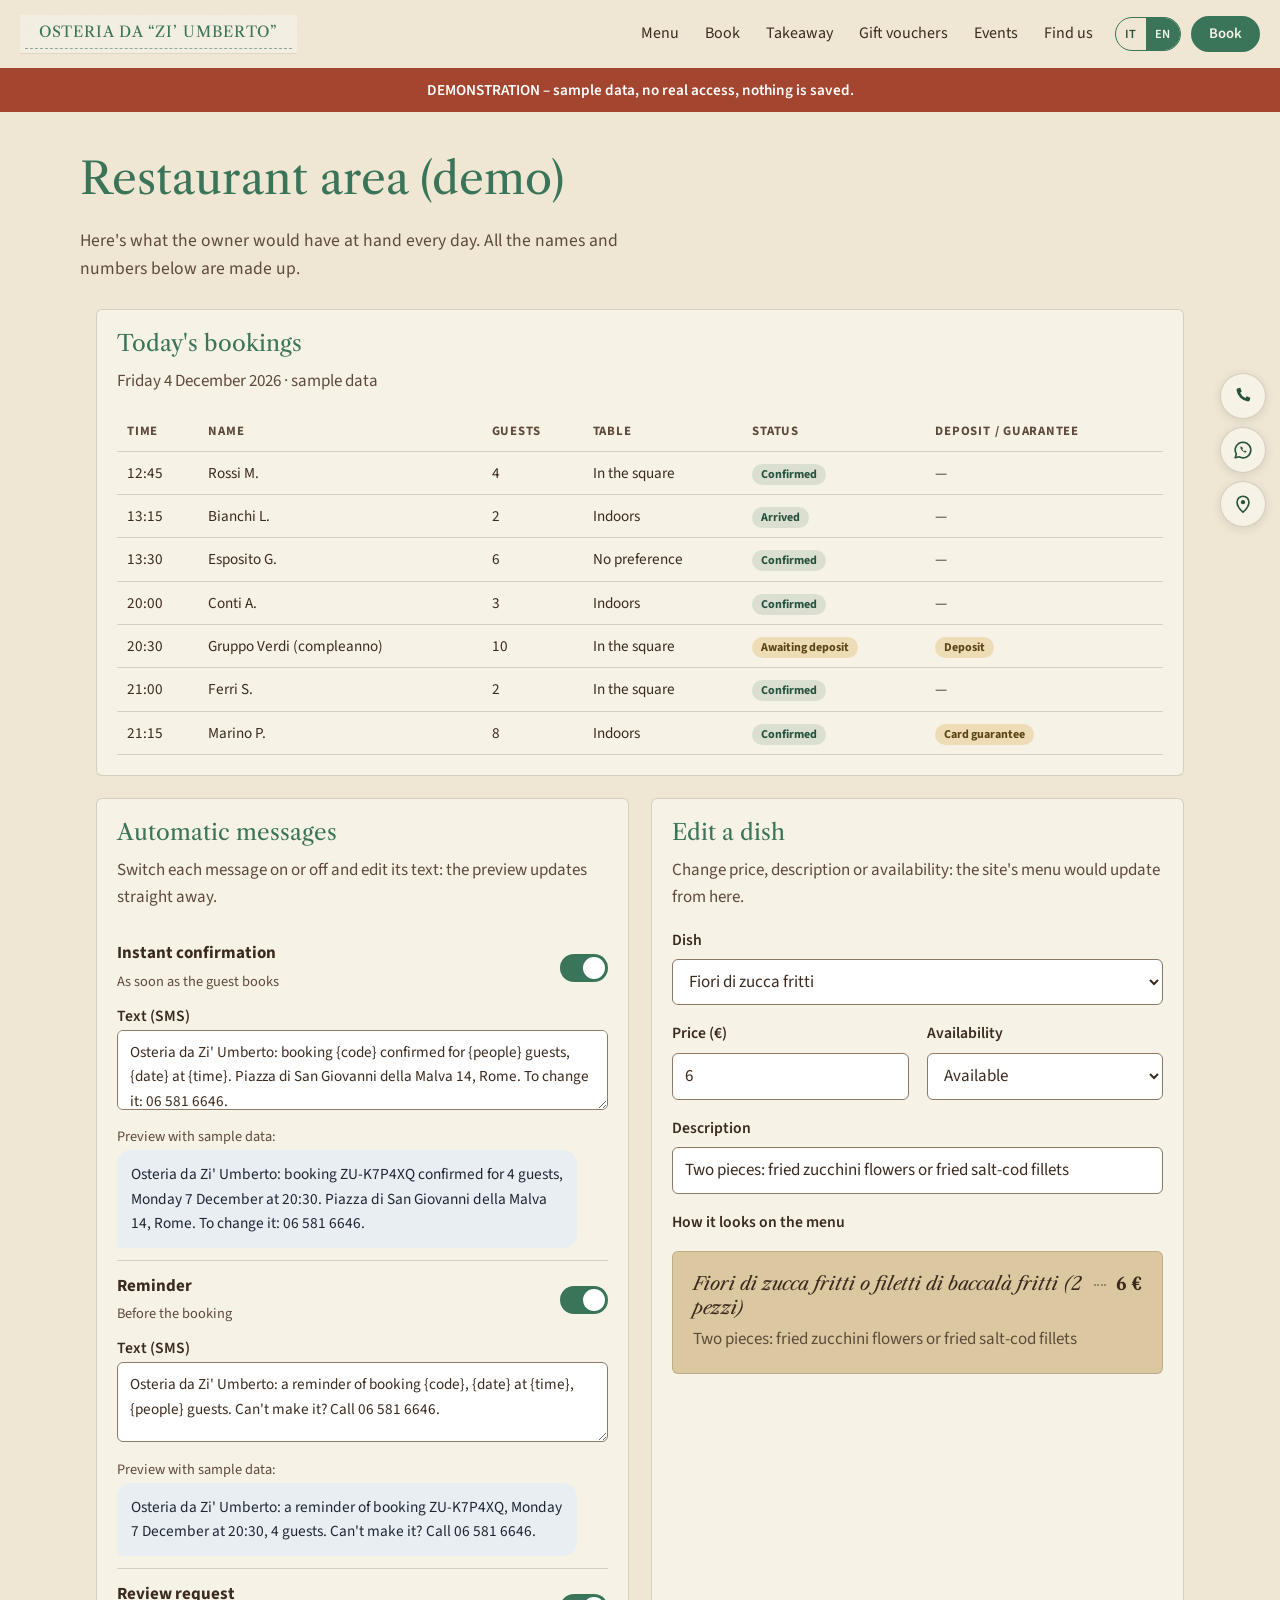
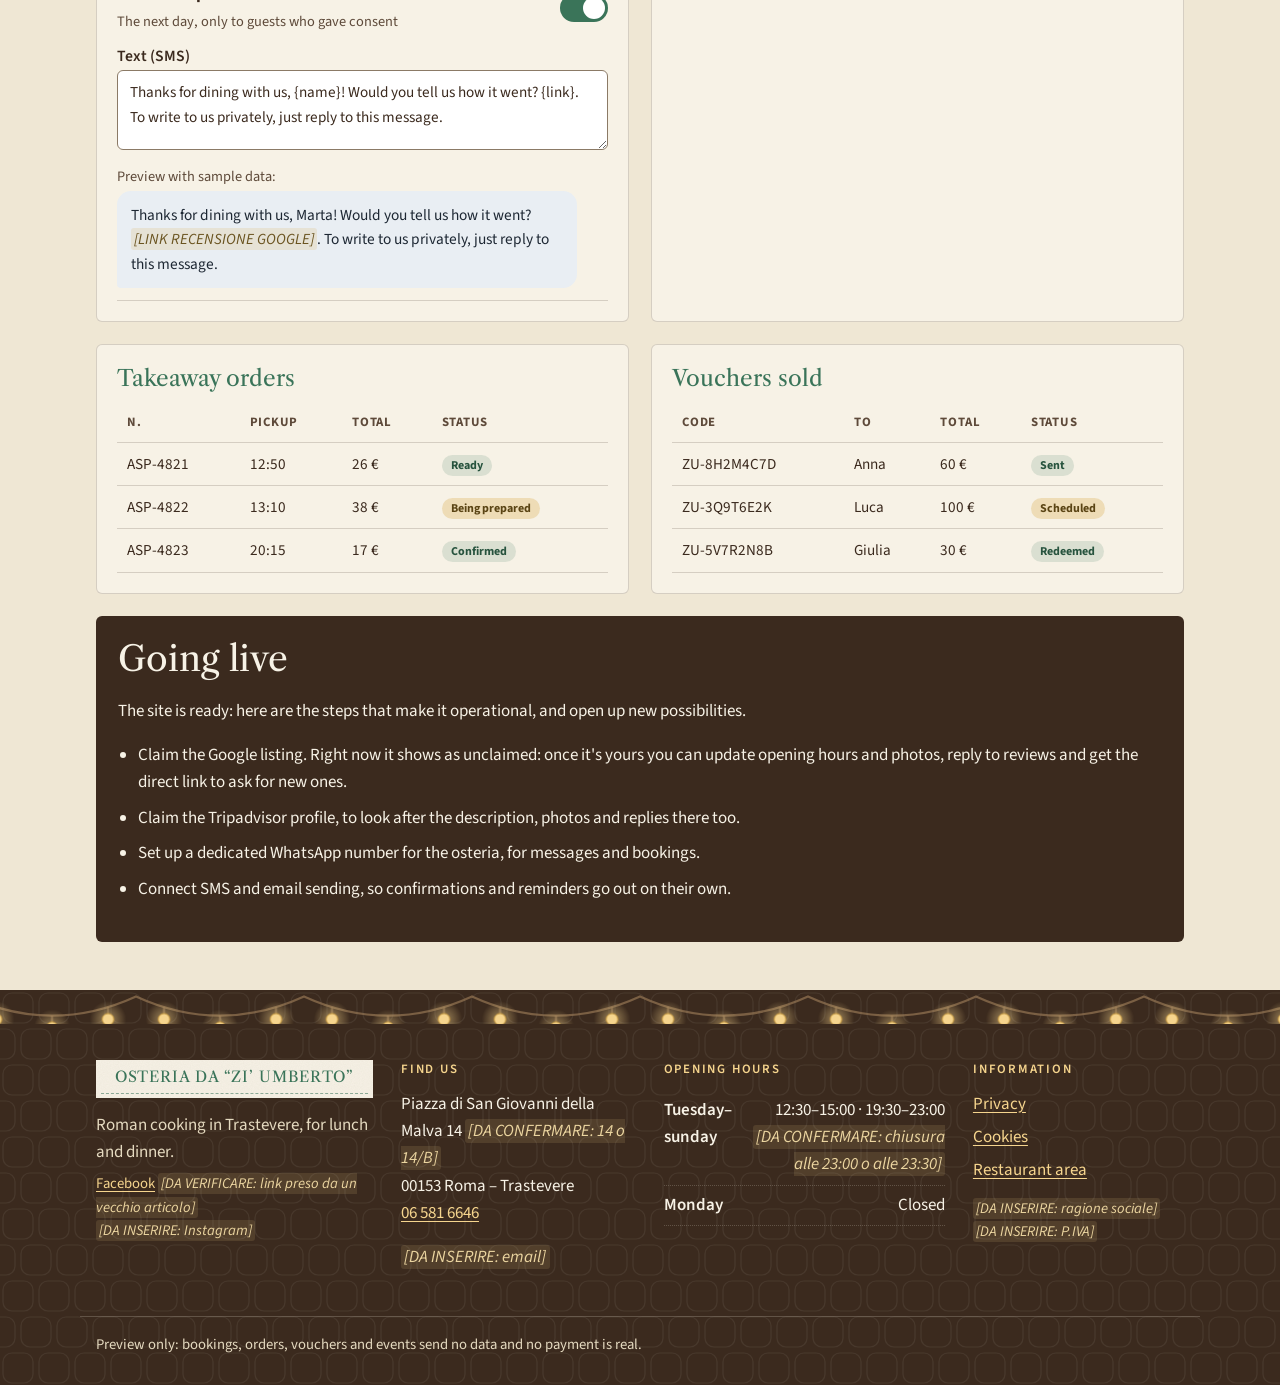
<file: gestione.html>
<!doctype html>
<html lang="it">
<head>
<meta charset="utf-8">
<meta name="viewport" content="width=device-width, initial-scale=1">
<title>Area ristoratore (demo) – Osteria da Zi' Umberto</title>
<meta name="description" content="Dimostrazione dell'area riservata al ristoratore: prenotazioni del giorno, messaggi automatici, ordini, buoni e modifica del menù.">
<meta name="robots" content="noindex">
<link rel="icon" href="favicon.svg" type="image/svg+xml">
<link rel="preconnect" href="https://fonts.googleapis.com">
<link rel="preconnect" href="https://fonts.gstatic.com" crossorigin>
<link href="https://fonts.googleapis.com/css2?family=Libre+Caslon+Text:ital,wght@0,400;0,700;1,400&amp;family=Source+Sans+3:wght@400;600;700&amp;display=swap" rel="stylesheet">
<link rel="stylesheet" href="css/style.css">
</head>
<body data-page="admin">
<header id="site-header"></header>
<main id="main">
  <div class="demo-banner" role="note" data-i18n="admin.banner"></div>
  <div class="container page-head">
    <h1 data-i18n="admin.title">Area ristoratore (demo)</h1>
    <p data-i18n="admin.lead"></p>
  </div>
  <div class="container admin-grid" style="padding-bottom:48px">
    <section class="panel wide" aria-labelledby="a-res">
      <h2 id="a-res" data-i18n="admin.res.title"></h2>
      <p class="muted" id="a-res-sub"></p>
      <div class="table-wrap"><table id="a-res-table"></table></div>
    </section>

    <section class="panel" aria-labelledby="a-auto">
      <h2 id="a-auto" data-i18n="admin.auto.title"></h2>
      <p class="muted" data-i18n="admin.auto.lead"></p>
      <div id="a-auto-list"></div>
    </section>

    <section class="panel" aria-labelledby="a-menu">
      <h2 id="a-menu" data-i18n="admin.menu.title"></h2>
      <p class="muted" data-i18n="admin.menu.lead"></p>
      <div class="field"><label for="a-dish" data-i18n="admin.menu.dish"></label><select id="a-dish"></select></div>
      <div class="form-grid form-grid--2">
        <div class="field"><label for="a-price" data-i18n="admin.menu.price"></label><input id="a-price" type="number" min="0" step="0.5" inputmode="decimal"></div>
        <div class="field"><label for="a-avail" data-i18n="admin.menu.avail"></label><select id="a-avail"><option value="yes" data-i18n="admin.menu.yes"></option><option value="no" data-i18n="admin.menu.no"></option></select></div>
      </div>
      <div class="field"><label for="a-desc" data-i18n="admin.menu.desc"></label><input id="a-desc" type="text"></div>
      <p class="label" data-i18n="admin.menu.preview"></p>
      <div id="a-preview" class="card" style="background:var(--kraft)"></div>
    </section>

    <section class="panel" aria-labelledby="a-ord">
      <h2 id="a-ord" data-i18n="admin.orders.title"></h2>
      <div class="table-wrap"><table id="a-orders"></table></div>
    </section>

    <section class="panel" aria-labelledby="a-gift">
      <h2 id="a-gift" data-i18n="admin.gifts.title"></h2>
      <div class="table-wrap"><table id="a-gifts"></table></div>
    </section>

    <section class="online-box wide" aria-labelledby="a-online">
      <h2 id="a-online" data-i18n="admin.online.title"></h2>
      <p data-i18n="admin.online.lead"></p>
      <ul>
        <li data-i18n="admin.online.1"></li>
        <li data-i18n="admin.online.2"></li>
        <li data-i18n="admin.online.3"></li>
        <li data-i18n="admin.online.4"></li>
      </ul>
    </section>
  </div>
</main>
<footer id="site-footer"></footer>
<div id="actionbar"></div>
<script src="js/config.js"></script>
<script src="js/menu-data.js"></script>
<script src="js/i18n.js"></script>
<script src="js/app.js"></script>
<script src="js/admin.js"></script>
</body>
</html>
</file>
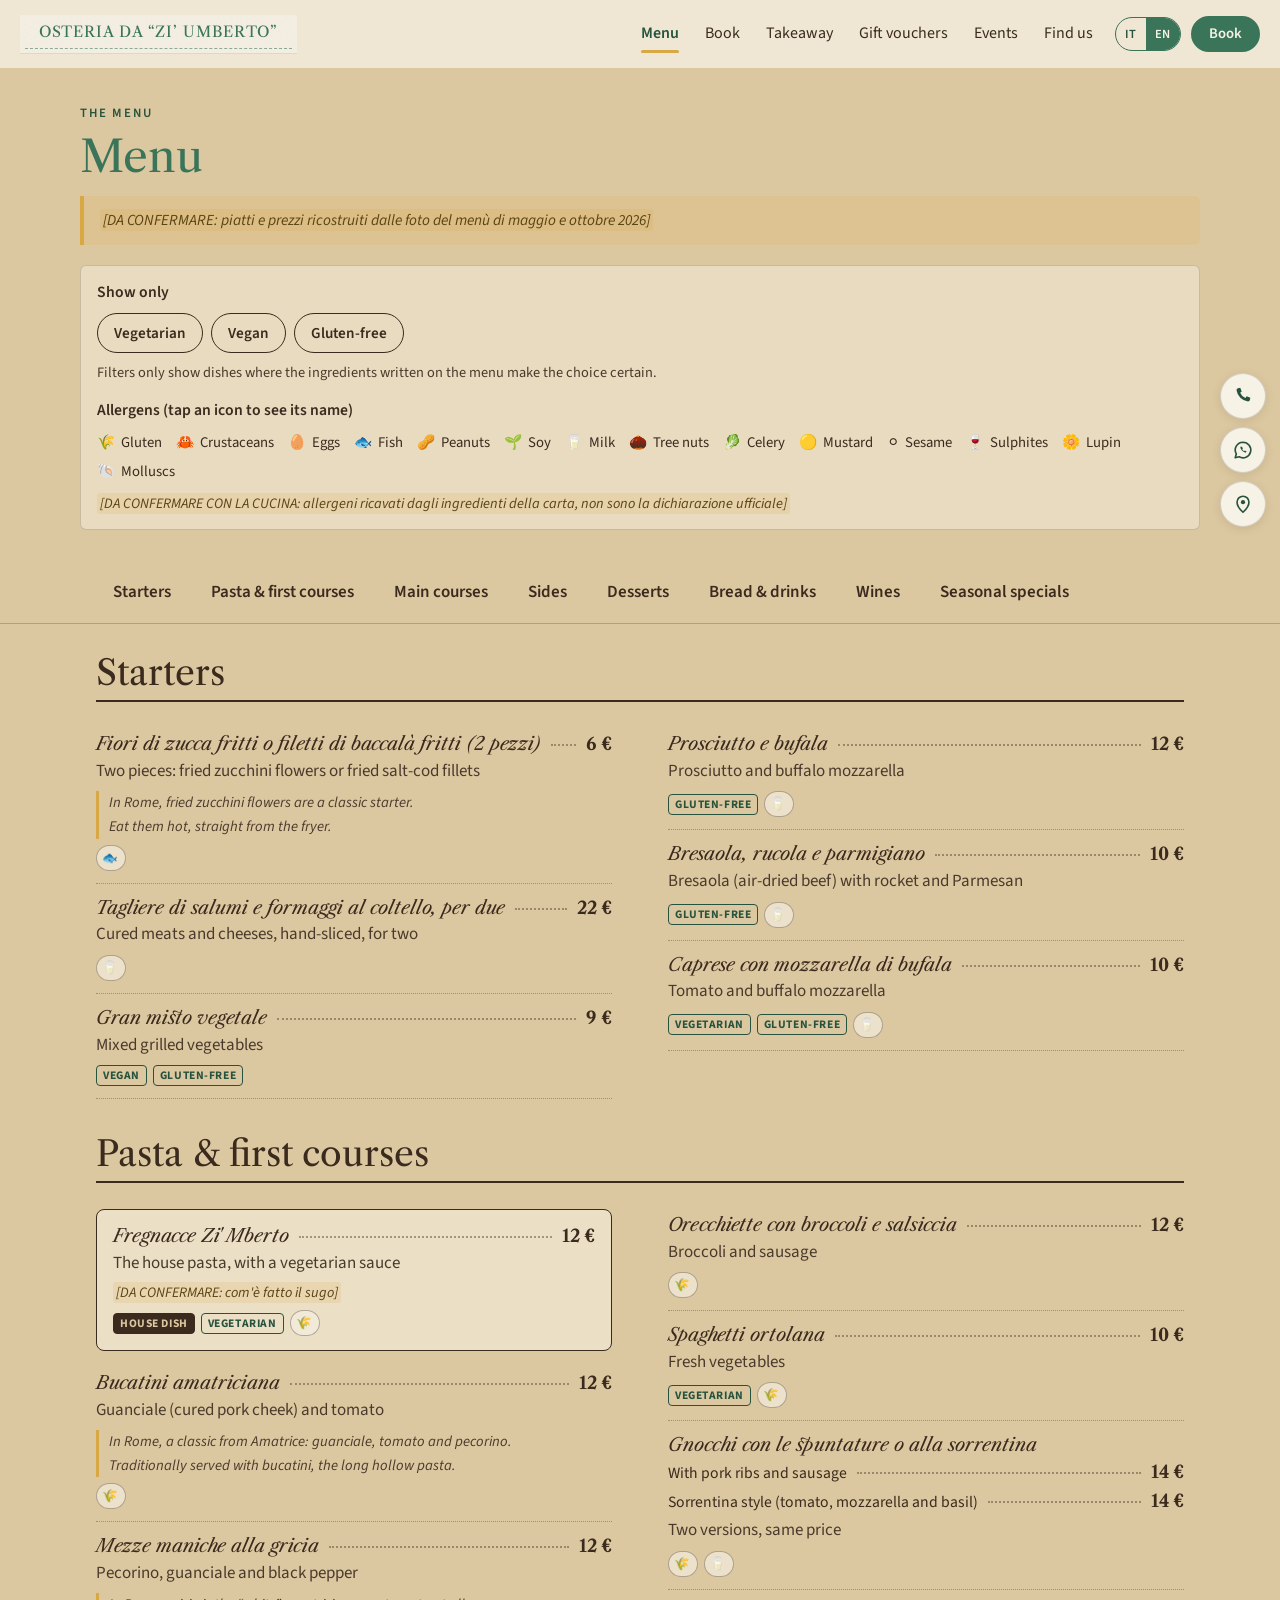
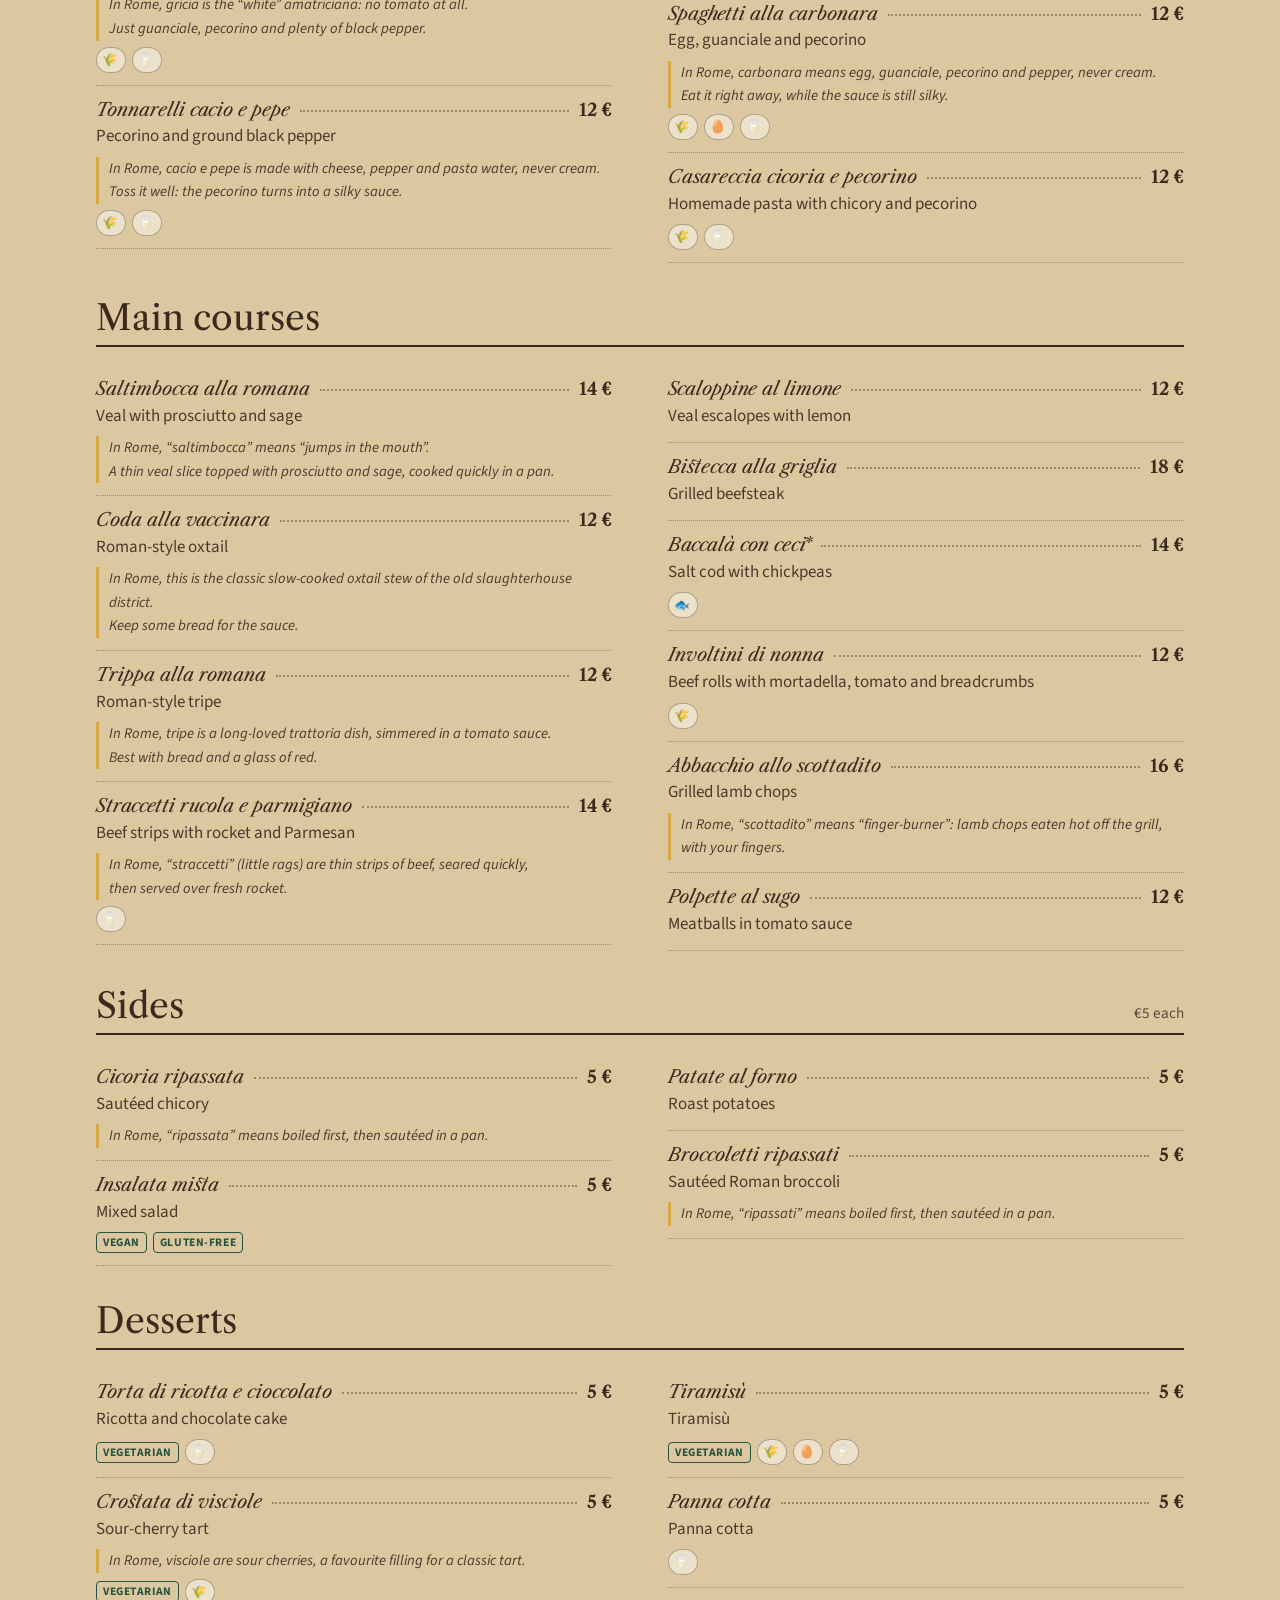
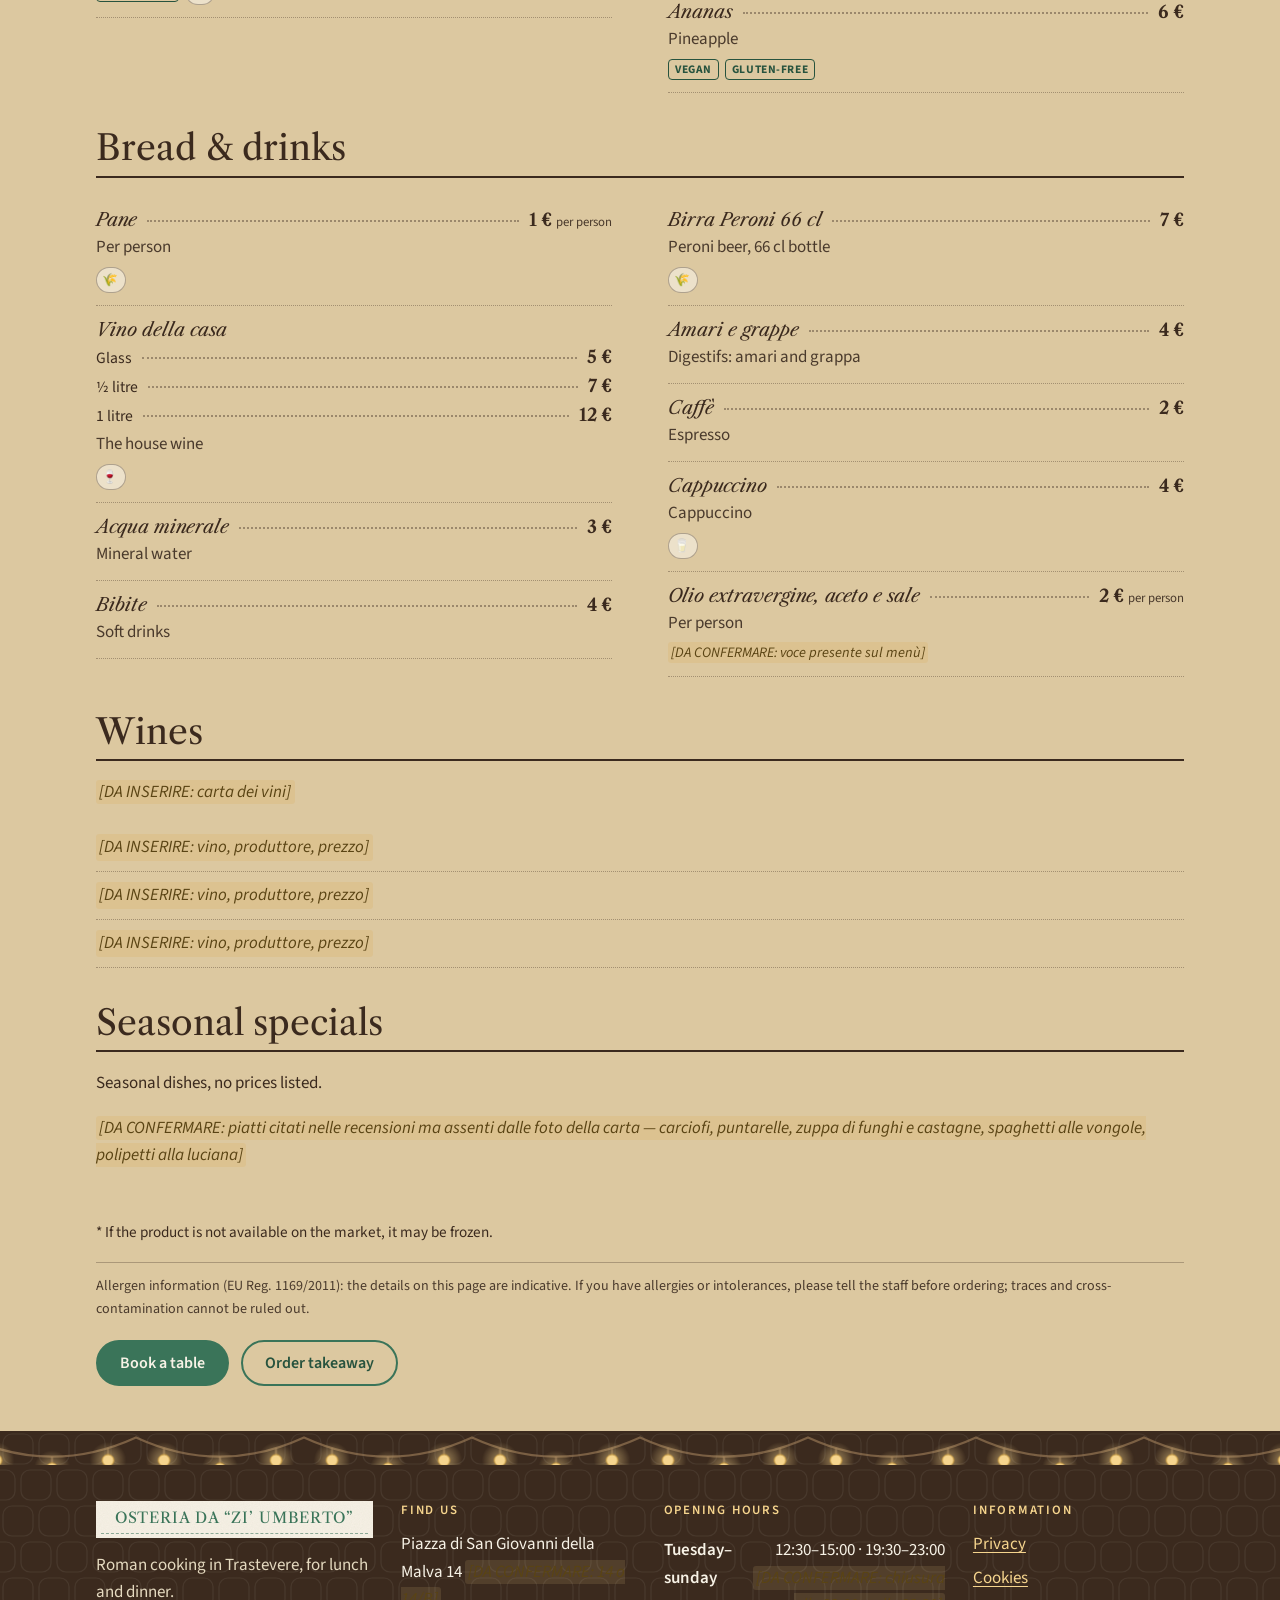
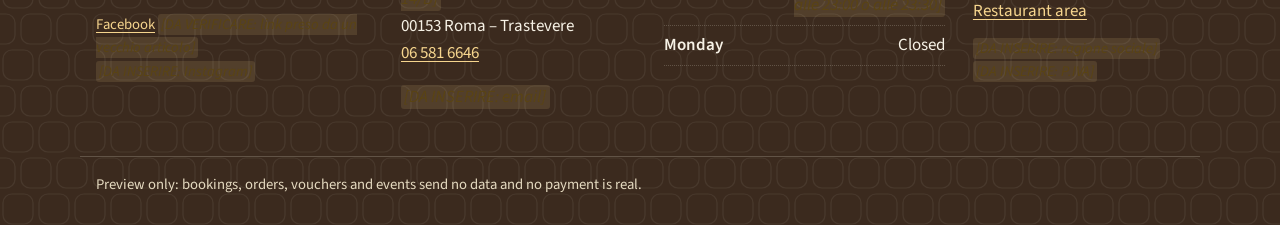
<file: menu.html>
<!doctype html>
<html lang="it">
<head>
<meta charset="utf-8">
<meta name="viewport" content="width=device-width, initial-scale=1">
<title>Menù – Osteria da Zi' Umberto, cucina romana a Trastevere</title>
<meta name="description" content="Il menù dell'Osteria da Zi' Umberto (Osteria da Zi Umberto): antipasti, primi romani, secondi, contorni e dolci, con allergeni e filtri vegetariano, vegano, senza glutine.">
<meta property="og:type" content="website">
<meta property="og:title" content="Menù – Osteria da Zi' Umberto">
<meta property="og:description" content="Antipasti, primi romani, secondi, contorni e dolci.">
<meta property="og:locale" content="it_IT">
<link rel="icon" href="favicon.svg" type="image/svg+xml">
<link rel="preconnect" href="https://fonts.googleapis.com">
<link rel="preconnect" href="https://fonts.gstatic.com" crossorigin>
<link href="https://fonts.googleapis.com/css2?family=Libre+Caslon+Text:ital,wght@0,400;0,700;1,400&amp;family=Source+Sans+3:wght@400;600;700&amp;display=swap" rel="stylesheet">
<link rel="stylesheet" href="css/style.css">
</head>
<body data-page="menu" class="page-menu">
<header id="site-header"></header>
<main id="main">
  <div class="container menu-hero">
    <p class="eyebrow" data-i18n="menu.eyebrow"></p>
    <h1 data-i18n="menu.title">Menù</h1>
    <p class="notice" data-i18n="menu.banner"></p>

    <div class="menu-tools kraft-panel">
      <div>
        <p class="label" style="margin:0 0 8px" data-i18n="menu.filters"></p>
        <div class="filter-row" id="filters">
          <button type="button" class="filter" data-filter="vegetarian" aria-pressed="false" data-i18n="menu.f.veg"></button>
          <button type="button" class="filter" data-filter="vegan" aria-pressed="false" data-i18n="menu.f.vegan"></button>
          <button type="button" class="filter" data-filter="glutenfree" aria-pressed="false" data-i18n="menu.f.gf"></button>
        </div>
        <p class="small" id="filter-note" style="margin:8px 0 0" role="status"></p>
        <p class="small muted" style="margin:6px 0 0" data-i18n="menu.filter.hint"></p>
      </div>
      <div>
        <p class="label" style="margin:0" data-i18n="menu.legend"></p>
        <ul class="legend" id="legend"></ul>
        <p class="small" style="margin:8px 0 0" data-i18n="menu.legend.ph"></p>
      </div>
    </div>
  </div>

  <nav class="catbar" data-i18n-attr="aria-label:menu.catnav"><ul id="catnav"></ul></nav>

  <div class="container" id="menu-body"></div>

  <div class="container">
    <p class="menu-footnote" data-i18n="menu.frozen"></p>
    <p class="legal" data-i18n="menu.legal"></p>
    <div class="btn-row"><a class="btn btn--primary" href="prenota.html" data-i18n="menu.cta.book"></a><a class="btn" href="asporto.html" data-i18n="menu.cta.take"></a></div>
    <p>&nbsp;</p>
  </div>
</main>
<footer id="site-footer"></footer>
<div id="actionbar"></div>
<script src="js/config.js"></script>
<script src="js/menu-data.js"></script>
<script src="js/i18n.js"></script>
<script src="js/app.js"></script>
<script src="js/menu.js"></script>
</body>
</html>
</file>
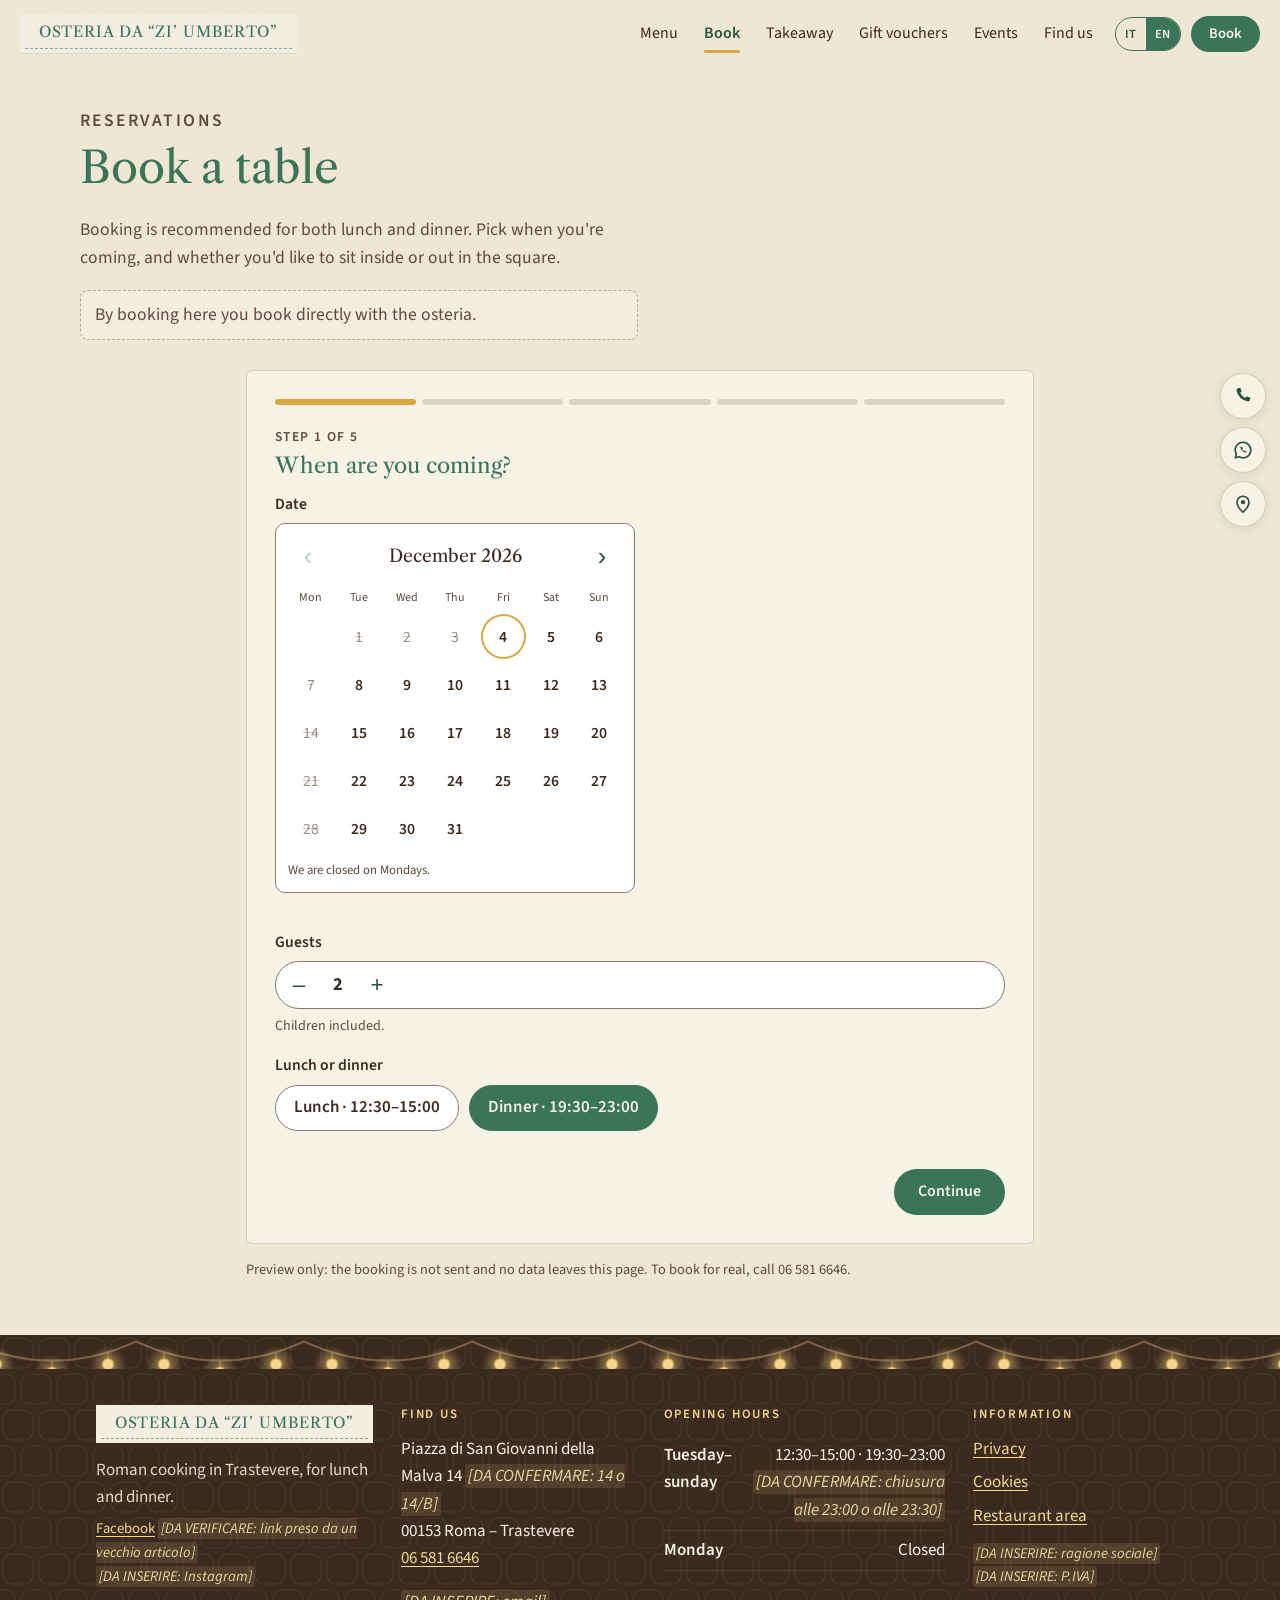
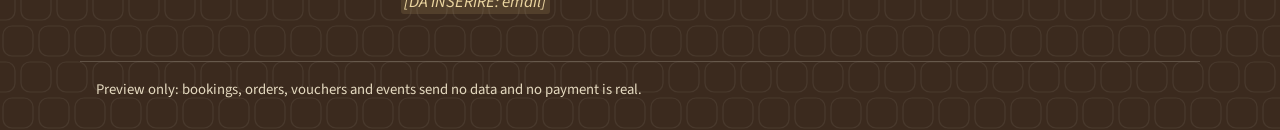
<file: prenota.html>
<!doctype html>
<html lang="it">
<head>
<meta charset="utf-8">
<meta name="viewport" content="width=device-width, initial-scale=1">
<title>Prenota un tavolo – Osteria da Zi' Umberto, Trastevere</title>
<meta name="description" content="Prenota un tavolo all'Osteria da Zi' Umberto (Osteria da Zi Umberto), a Trastevere: scegli data, ora, sala o piazza. Prenotazione consigliata a pranzo e a cena.">
<meta property="og:type" content="website">
<meta property="og:title" content="Prenota un tavolo – Osteria da Zi' Umberto">
<meta property="og:description" content="Prenota direttamente con l'osteria: scegli data, ora, sala o piazza.">
<meta property="og:locale" content="it_IT">
<link rel="icon" href="favicon.svg" type="image/svg+xml">
<link rel="preconnect" href="https://fonts.googleapis.com">
<link rel="preconnect" href="https://fonts.gstatic.com" crossorigin>
<link href="https://fonts.googleapis.com/css2?family=Libre+Caslon+Text:ital,wght@0,400;0,700;1,400&amp;family=Source+Sans+3:wght@400;600;700&amp;display=swap" rel="stylesheet">
<link rel="stylesheet" href="css/style.css">
</head>
<body data-page="book">
<header id="site-header"></header>
<main id="main">
  <div class="container page-head">
    <p class="eyebrow" data-i18n="book.eyebrow"></p>
    <h1 data-i18n="book.title">Prenota un tavolo</h1>
    <p data-i18n="book.lead"></p>
    <p class="direct-note" data-i18n="book.direct"></p>
  </div>
  <div class="container" style="max-width:820px;padding-bottom:40px">
    <div class="form-card" id="book-app" aria-live="polite"></div>
    <p class="small muted" style="margin-top:14px" data-i18n="book.demo"></p>
  </div>
</main>
<footer id="site-footer"></footer>
<div id="actionbar"></div>
<script src="js/config.js"></script>
<script src="js/menu-data.js"></script>
<script src="js/i18n.js"></script>
<script src="js/app.js"></script>
<script src="js/booking.js"></script>
</body>
</html>
</file>
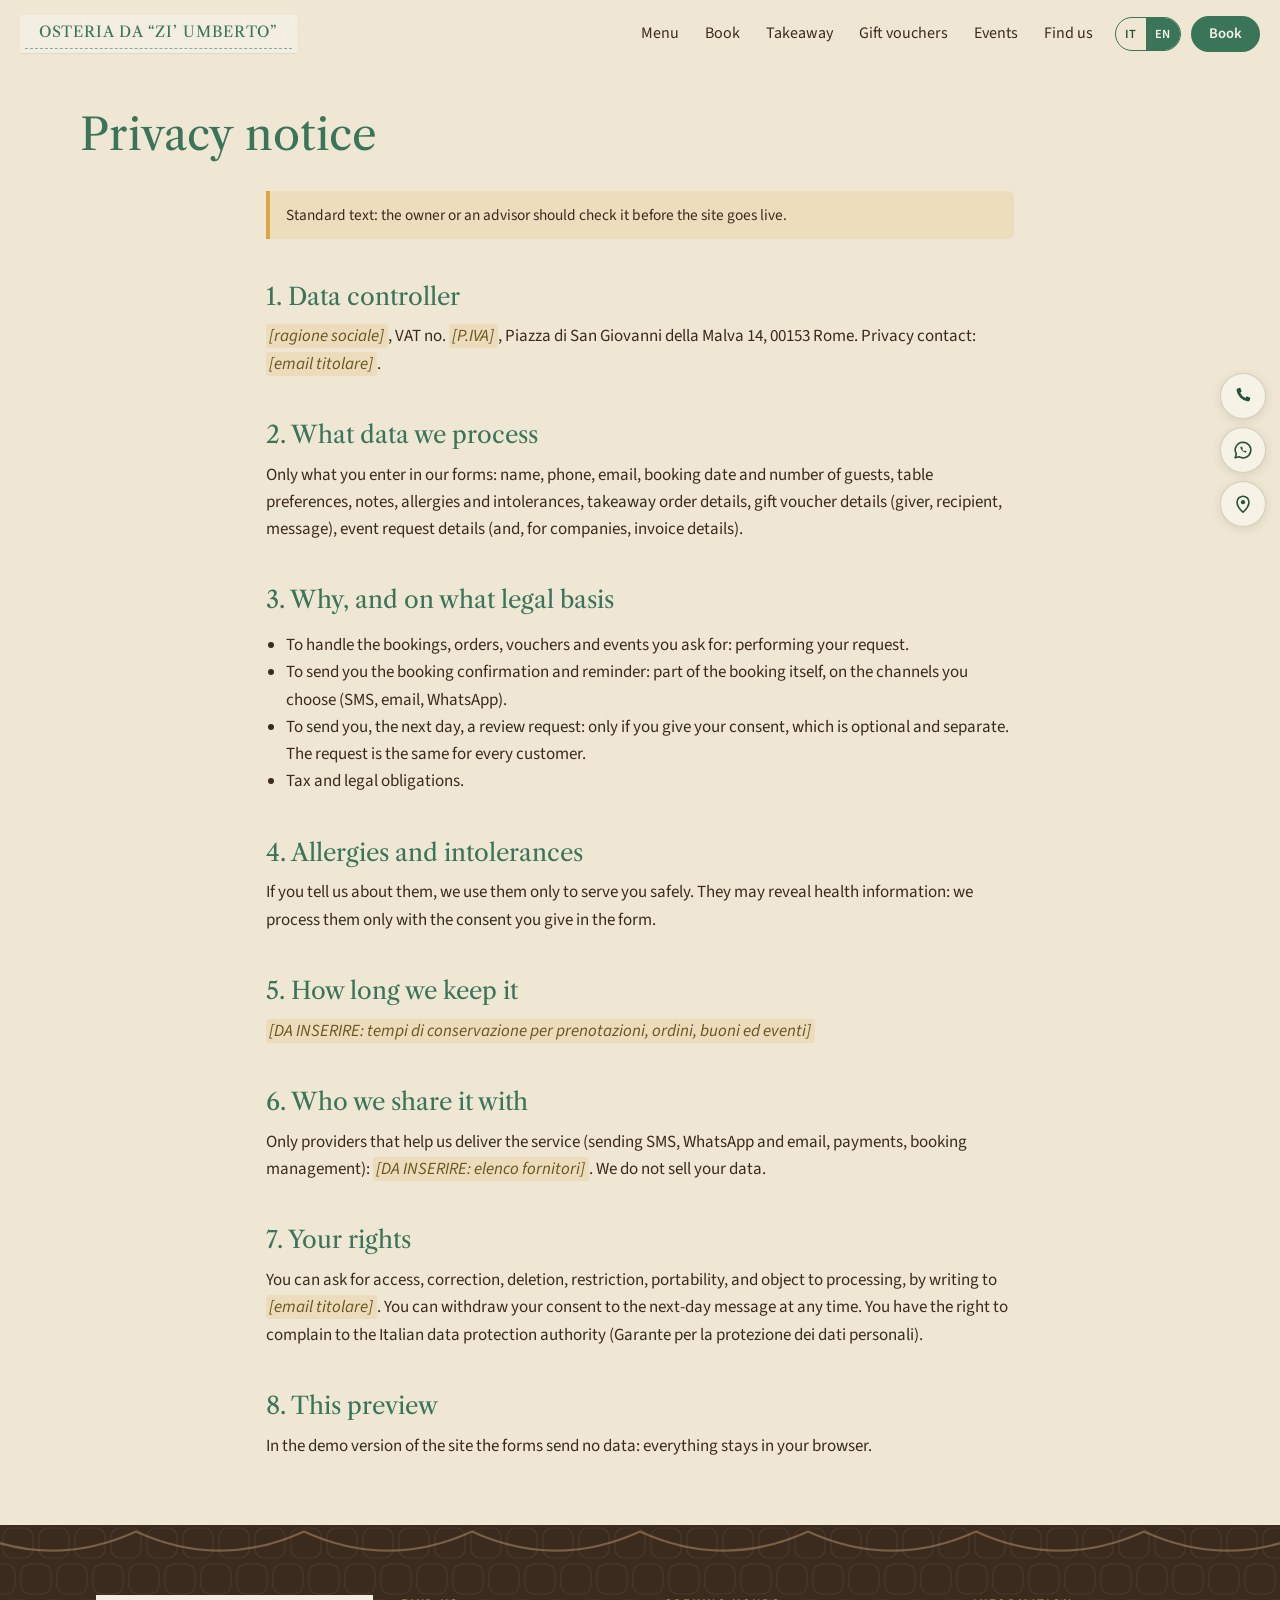
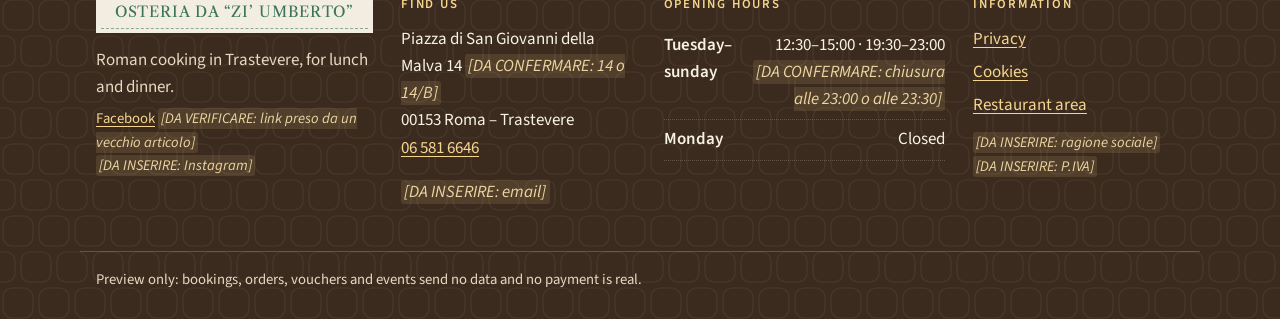
<file: privacy.html>
<!doctype html>
<html lang="it">
<head>
<meta charset="utf-8">
<meta name="viewport" content="width=device-width, initial-scale=1">
<title>Privacy – Osteria da Zi' Umberto</title>
<meta name="description" content="Informativa sulla privacy dell'Osteria da Zi' Umberto: quali dati usiamo per prenotazioni, asporto, buoni regalo ed eventi, e quali sono i tuoi diritti.">
<meta property="og:type" content="website">
<meta property="og:title" content="Privacy – Osteria da Zi' Umberto">
<meta property="og:description" content="Come trattiamo i tuoi dati.">
<meta property="og:locale" content="it_IT">
<link rel="icon" href="favicon.svg" type="image/svg+xml">
<link rel="preconnect" href="https://fonts.googleapis.com">
<link rel="preconnect" href="https://fonts.gstatic.com" crossorigin>
<link href="https://fonts.googleapis.com/css2?family=Libre+Caslon+Text:ital,wght@0,400;0,700;1,400&amp;family=Source+Sans+3:wght@400;600;700&amp;display=swap" rel="stylesheet">
<link rel="stylesheet" href="css/style.css">
</head>
<body data-page="privacy">
<header id="site-header"></header>
<main id="main">
  <div class="container page-head"><h1 data-i18n="privacy.title">Informativa sulla privacy</h1></div>
  <div class="container prose" style="padding-bottom:48px" data-i18n="privacy.body"></div>
</main>
<footer id="site-footer"></footer>
<div id="actionbar"></div>
<script src="js/config.js"></script>
<script src="js/menu-data.js"></script>
<script src="js/i18n.js"></script>
<script src="js/app.js"></script>
</body>
</html>
</file>
<file: css/style.css>
/* ==========================================================================
   Osteria da "Zi' Umberto" – stile
   Mobile-first. Palette come variabili su :root.
   ========================================================================== */
:root {
  --tela: #EFE7D4;          /* tela crema – fondo principale */
  --tela-chiaro: #F7F2E6;   /* crema chiaro */
  --verde: #3A7459;         /* verde insegna: logotipo, titoli, bottoni */
  --verde-testo: #27533E;   /* stesso verde, più scuro, per il testo piccolo (contrasto AA) */
  --giallo: #D8A845;        /* giallo osteria – mai per il testo */
  --legno: #3B2A1E;         /* legno scuro – testi, footer, hero serale */
  --legno-chiaro: #6B4A31;  /* cornici */
  --kraft: #DCC8A0;         /* carta del menù */
  --luce: #F6D58E;          /* lampadine e bagliori */
  --mattone: #A4452F;       /* solo errori ed "esaurito" */
  --muted: #5E4A3A;         /* testo secondario su crema */
  --ph: #6A5420;            /* segnaposto su fondo chiaro */
  --line: rgba(59, 42, 30, .18);

  --serif: "Libre Caslon Text", "Iowan Old Style", Georgia, "Times New Roman", serif;
  --sans: "Source Sans 3", system-ui, -apple-system, "Segoe UI", Roboto, sans-serif;

  --radius: 6px;
  --gutter: 16px;
  --header-h: 56px;
  --bar-h: 64px;
  --shadow: 0 2px 10px rgba(59, 42, 30, .12);

  /* trama sampietrini (appena visibile) */
  --sampietrini: url("data:image/svg+xml,%3Csvg xmlns='http://www.w3.org/2000/svg' width='72' height='72' viewBox='0 0 72 72'%3E%3Cg fill='none' stroke='%233B2A1E' stroke-opacity='.07' stroke-width='1.2'%3E%3Crect x='3' y='3' width='30' height='30' rx='9'/%3E%3Crect x='39' y='3' width='30' height='30' rx='9'/%3E%3Crect x='21' y='39' width='30' height='30' rx='9'/%3E%3Crect x='-15' y='39' width='30' height='30' rx='9'/%3E%3Crect x='57' y='39' width='30' height='30' rx='9'/%3E%3C/g%3E%3C/svg%3E");
  --sampietrini-chiaro: url("data:image/svg+xml,%3Csvg xmlns='http://www.w3.org/2000/svg' width='72' height='72' viewBox='0 0 72 72'%3E%3Cg fill='none' stroke='%23F7F2E6' stroke-opacity='.07' stroke-width='1.2'%3E%3Crect x='3' y='3' width='30' height='30' rx='9'/%3E%3Crect x='39' y='3' width='30' height='30' rx='9'/%3E%3Crect x='21' y='39' width='30' height='30' rx='9'/%3E%3Crect x='-15' y='39' width='30' height='30' rx='9'/%3E%3Crect x='57' y='39' width='30' height='30' rx='9'/%3E%3C/g%3E%3C/svg%3E");
  /* trama della tela (rumore leggerissimo) */
  --trama: url("data:image/svg+xml,%3Csvg xmlns='http://www.w3.org/2000/svg' width='160' height='160'%3E%3Cfilter id='n'%3E%3CfeTurbulence type='fractalNoise' baseFrequency='.9' numOctaves='2' stitchTiles='stitch'/%3E%3CfeColorMatrix values='0 0 0 0 .23 0 0 0 0 .16 0 0 0 0 .12 0 0 0 .07 0'/%3E%3C/filter%3E%3Crect width='160' height='160' filter='url(%23n)'/%3E%3C/svg%3E");
}

*, *::before, *::after { box-sizing: border-box; }
html { -webkit-text-size-adjust: 100%; scroll-behavior: smooth; scroll-padding-top: calc(var(--header-h) + 56px); }
body {
  margin: 0; background: var(--tela); color: var(--legno);
  font: 400 1.0625rem/1.6 var(--sans);
  overflow-x: hidden; min-height: 100vh;
}
body.has-actionbar { padding-bottom: calc(var(--bar-h) + 24px + env(safe-area-inset-bottom, 0px)); }
img, svg { max-width: 100%; }
h1, h2, h3, h4 { font-family: var(--serif); font-weight: 400; color: var(--verde); line-height: 1.2; margin: 0 0 .5em; }
h1 { font-size: clamp(1.75rem, 6vw, 2.75rem); }
h2 { font-size: clamp(1.5rem, 4.6vw, 2.2rem); }
h3 { font-size: 1.25rem; }
p { margin: 0 0 1em; }
a { color: var(--verde-testo); text-underline-offset: 3px; }
a:hover { color: var(--legno); }
:focus-visible { outline: 3px solid var(--legno); outline-offset: 2px; border-radius: 3px; }
.on-dark :focus-visible, .hero :focus-visible { outline-color: var(--luce); }
.muted { color: var(--muted); }
.small { font-size: .9rem; }
.sr-only { position: absolute; width: 1px; height: 1px; overflow: hidden; clip: rect(0 0 0 0); white-space: nowrap; }
.container { width: 100%; max-width: 1120px; margin: 0 auto; padding: 0 var(--gutter); }
.skip { position: absolute; left: 8px; top: -60px; background: var(--legno); color: var(--tela-chiaro); padding: 8px 14px; z-index: 100; border-radius: 4px; }
.skip:focus { top: 8px; }
[hidden] { display: none !important; }

/* segnaposto [DA INSERIRE] / [DA CONFERMARE] */
.ph { font-style: italic; color: var(--ph); background: rgba(216, 168, 69, .17); border-radius: 3px; padding: 0 .2em; }
.on-dark .ph, .hero .ph { color: #EBD5A0; background: rgba(246, 213, 142, .12); }
.is-demo-note { font-size: .88rem; }

/* ---------- logotipo: fascia di tela con impuntura ---------- */
.logo { display: inline-block; }
.logo__band {
  display: block; position: relative; background: var(--tela-chiaro) var(--trama);
  padding: .55em 1.1em .7em; color: var(--verde);
  box-shadow: 0 1px 0 rgba(59, 42, 30, .08);
}
.logo__band::after {
  content: ""; position: absolute; left: 5px; right: 5px; bottom: 4px;
  border-bottom: 1px dashed rgba(58, 116, 89, .55);
}
.logo__text {
  display: block; font-family: var(--serif); font-weight: 400; text-transform: uppercase;
  letter-spacing: .06em; white-space: nowrap; line-height: 1.1; text-align: center;
}
.logo--compact .logo__text { font-size: clamp(9.5px, 3.05vw, 15px); }
.logo--compact .logo__band { padding: .5em .8em .62em; }
.logo-link { text-decoration: none; display: block; min-width: 0; }

/* ---------- header ---------- */
.site-header { position: fixed; inset: 0 0 auto 0; z-index: 50; background: var(--tela); border-bottom: 1px solid transparent; height: var(--header-h); }
.site-header.is-scrolled { border-bottom-color: var(--line); box-shadow: var(--shadow); }
.site-header__in { display: flex; align-items: center; justify-content: space-between; gap: 10px; height: var(--header-h); padding: 0 12px; max-width: 1280px; margin: 0 auto; }
.header-tools { display: flex; align-items: center; gap: 10px; flex: none; }
.site-header .header-book { display: none; }
.lang { display: inline-flex; border: 1px solid var(--verde); border-radius: 999px; overflow: hidden; }
.lang button { font: 600 .78rem var(--sans); letter-spacing: .04em; border: 0; background: transparent; color: var(--verde-testo); padding: 6px 9px; cursor: pointer; min-height: 32px; }
.lang button[aria-pressed="true"] { background: var(--verde); color: var(--tela-chiaro); }
.burger { width: 40px; height: 40px; border: 1px solid var(--line); background: transparent; border-radius: 6px; display: inline-flex; flex-direction: column; justify-content: center; gap: 5px; padding: 0 9px; cursor: pointer; }
.burger span { display: block; height: 2px; background: var(--legno); border-radius: 1px; transition: transform .2s, opacity .2s; }
.menu-open .burger span:nth-child(1) { transform: translateY(7px) rotate(45deg); }
.menu-open .burger span:nth-child(2) { opacity: 0; }
.menu-open .burger span:nth-child(3) { transform: translateY(-7px) rotate(-45deg); }

.nav { position: absolute; left: 0; right: 0; top: var(--header-h); background: var(--tela-chiaro); border-bottom: 1px solid var(--line); box-shadow: var(--shadow); display: none; max-height: calc(100vh - var(--header-h)); overflow-y: auto; }
.menu-open .nav { display: block; }
.nav ul { list-style: none; margin: 0; padding: 8px var(--gutter) 16px; }
.nav a:not(.btn) { display: block; padding: 13px 4px; text-decoration: none; color: var(--legno); border-bottom: 1px solid var(--line); font-size: 1.1rem; }
.nav a[aria-current="page"]:not(.btn) { color: var(--verde-testo); font-weight: 600; box-shadow: inset 3px 0 0 var(--giallo); padding-left: 12px; }
.nav__cta { padding-top: 14px; }
.nav__cta .btn { width: 100%; }

@media (min-width: 640px) {
  .site-header .header-book { display: inline-flex; }
  .nav__cta { display: none; }
  .site-header__in { padding: 0 20px; }
}
@media (min-width: 1100px) {
  :root { --header-h: 68px; }
  .burger { display: none; }
  .nav { position: static; display: block; background: transparent; border: 0; box-shadow: none; max-height: none; overflow: visible; margin-left: auto; }
  .nav ul { display: flex; gap: 2px; padding: 0; }
  .nav a:not(.btn) { padding: 8px 12px; border: 0; font-size: 1rem; border-radius: 4px; position: relative; }
  .nav a:not(.btn):hover { background: rgba(58, 116, 89, .09); }
  .nav a[aria-current="page"]:not(.btn) { box-shadow: none; padding-left: 12px; }
  .nav a[aria-current="page"]:not(.btn)::after { content: ""; position: absolute; left: 12px; right: 12px; bottom: 2px; height: 3px; background: var(--giallo); border-radius: 2px; }
  .logo--compact .logo__text { font-size: 15px; }
  .logo--compact .logo__band { padding: .55em 1.1em .7em; }
}

main { padding-top: var(--header-h); display: block; }

/* ---------- bottoni ---------- */
.btn {
  display: inline-flex; align-items: center; justify-content: center; gap: .5em; text-align: center;
  font: 600 1rem/1.2 var(--sans); min-height: 46px; padding: 0 22px; border-radius: 999px;
  border: 2px solid var(--verde); background: transparent; color: var(--verde-testo); text-decoration: none; cursor: pointer;
  transition: background .15s, color .15s, transform .15s;
}
.btn:hover { background: rgba(58, 116, 89, .1); color: var(--verde-testo); }
.btn--primary { background: var(--verde); color: var(--tela-chiaro); }
.btn--primary:hover { background: #2F6048; color: var(--tela-chiaro); }
.btn--light { border-color: var(--tela-chiaro); color: var(--tela-chiaro); }
.btn--light:hover { background: rgba(247, 242, 230, .14); color: var(--tela-chiaro); }
.btn--sm { min-height: 36px; padding: 0 16px; font-size: .92rem; }
.btn:disabled, .btn[aria-disabled="true"] { opacity: .5; cursor: not-allowed; }
.btn-row { display: flex; flex-wrap: wrap; gap: 12px; margin: 1.25rem 0 0; }
.link-btn { background: none; border: 0; padding: 0; font: inherit; color: var(--verde-testo); text-decoration: underline; cursor: pointer; text-underline-offset: 3px; }

/* ---------- barra azioni ---------- */
.actionbar {
  position: fixed; left: 0; right: 0; bottom: 0; z-index: 40; display: flex; gap: 8px;
  padding: 8px var(--gutter) calc(8px + env(safe-area-inset-bottom, 0px));
  background: var(--tela-chiaro); border-top: 1px solid var(--line); box-shadow: 0 -2px 10px rgba(59, 42, 30, .1);
}
.act { flex: 1; display: flex; flex-direction: column; align-items: center; justify-content: center; gap: 2px; min-height: 48px; border-radius: 8px; text-decoration: none; color: var(--verde-testo); font: 600 .82rem var(--sans); border: 1px solid var(--line); background: var(--tela); max-width: 220px; margin: 0 auto; }
.act svg { width: 22px; height: 22px; }
.act:hover { background: var(--tela-chiaro); }
@media (min-width: 1240px) {
  body.has-actionbar { padding-bottom: 0; }
  .actionbar { inset: auto 14px 50% auto; transform: translateY(50%); flex-direction: column; padding: 0; background: transparent; border: 0; box-shadow: none; gap: 8px; }
  .act { flex: none; width: 46px; height: 46px; min-height: 46px; border-radius: 50%; background: var(--tela-chiaro); box-shadow: var(--shadow); position: relative; }
  .act span { position: absolute; right: 54px; top: 50%; transform: translateY(-50%); background: var(--legno); color: var(--tela-chiaro); padding: 4px 10px; border-radius: 4px; font-size: .8rem; white-space: nowrap; opacity: 0; pointer-events: none; transition: opacity .15s; }
  .act:hover span, .act:focus-visible span { opacity: 1; }
}

/* ---------- toast ---------- */
.toast { position: fixed; left: 50%; bottom: calc(var(--bar-h) + 24px); transform: translate(-50%, 20px); background: var(--legno); color: var(--tela-chiaro); padding: 12px 18px; border-radius: 8px; z-index: 90; opacity: 0; transition: opacity .2s, transform .2s; max-width: 92vw; font-size: .95rem; }
.toast.is-on { opacity: 1; transform: translate(-50%, 0); }

/* ---------- sezioni ---------- */
.section { padding: 56px 0; position: relative; }
.section--tight { padding: 36px 0; }
.section--light { background: var(--tela-chiaro); }
.section--yellow { background: var(--giallo); color: var(--legno); }
.section--yellow h2 { color: var(--legno); }
.section--dark { background: var(--legno); color: var(--tela-chiaro); }
.section--dark h2, .section--dark h3 { color: var(--tela-chiaro); }
.section--dark a { color: var(--luce); }
.section--cobbles { background-image: var(--sampietrini); }
.section__head { max-width: 680px; margin-bottom: 28px; }
.section__head p { color: var(--muted); font-size: 1.1rem; }
.eyebrow { font: 600 .8rem var(--sans); letter-spacing: .14em; text-transform: uppercase; color: var(--verde-testo); margin: 0 0 .5rem; }
.section--dark .eyebrow { color: var(--luce); }
.section--yellow .eyebrow { color: var(--legno); }
.divider-lights { height: 34px; overflow: hidden; color: var(--legno); opacity: .9; }
.divider-lights svg { width: 100%; height: 34px; display: block; }
@media (min-width: 900px) { .section { padding: 84px 0; } .section--tight { padding: 48px 0; } }

/* ---------- lucine ---------- */
.lights { display: block; width: 100%; height: auto; }
.lights__wire { stroke: currentColor; stroke-width: 1.4; opacity: .65; }
.bulb__stem { stroke: currentColor; stroke-width: 1.2; opacity: .65; }
.bulb__lamp { fill: var(--luce); stroke: #C99A3C; stroke-width: .6; }
.bulb__glow { pointer-events: none; }
.bulb { animation: bulb-on .7s ease-out both; animation-delay: calc(var(--i) * 70ms + .3s); }
@keyframes bulb-on { 0% { opacity: .12; } 55% { opacity: 1; } 70% { opacity: .75; } 100% { opacity: 1; } }

/* ---------- hero serale ---------- */
.hero { background: var(--legno); color: var(--tela-chiaro); position: relative; overflow: hidden; padding-bottom: 48px; }
.hero__lights { color: #9B7B58; height: 96px; overflow: hidden; margin-bottom: -8px; }
.hero__lights .lights { height: 96px; }
.hero__grid { display: grid; gap: 32px; align-items: center; padding-top: 20px; }
.hero .logo { display: block; }
.hero .logo__text { font-size: clamp(11.5px, 3.45vw, 26px); }
.hero .logo__band { padding: .8em 1.1em .95em; }
.hero__tag { font: 400 clamp(1.25rem, 4.4vw, 1.75rem)/1.35 var(--serif); margin: 26px 0 22px; color: var(--tela-chiaro); }
.hero .btn--primary { background: var(--giallo); border-color: var(--giallo); color: var(--legno); }
.hero .btn--primary:hover { background: #E4B95A; border-color: #E4B95A; }
.status { display: inline-flex; align-items: center; gap: 10px; margin-top: 22px; font-weight: 600; font-size: 1rem; padding: 6px 14px; border-radius: 999px; background: rgba(247, 242, 230, .1); }
.status__dot { width: 10px; height: 10px; border-radius: 50%; background: var(--luce); box-shadow: 0 0 10px 2px rgba(246, 213, 142, .6); flex: none; }
.status--closed .status__dot { background: #b8a58a; box-shadow: none; }
.status--light { background: rgba(58, 116, 89, .1); color: var(--legno); }
.status--light .status__dot { background: var(--verde); box-shadow: none; }
.status--light.status--closed .status__dot { background: var(--mattone); }
@media (min-width: 900px) {
  .hero__grid { grid-template-columns: 1.05fr .95fr; gap: 56px; padding-top: 28px; }
  .hero .logo__text { font-size: clamp(14px, 1.75vw, 21px); }
  .hero__lights, .hero__lights .lights { height: 100px; }
}

/* ---------- foto segnaposto ---------- */
.photo {
  margin: 0; aspect-ratio: var(--ratio, 4 / 3); width: 100%; position: relative; overflow: hidden;
  background: var(--tela-chiaro) var(--trama); border: 1px solid rgba(59, 42, 30, .28); border-radius: 3px;
  display: flex; flex-direction: column; align-items: center; justify-content: center; gap: 8px; padding: 12px 14px; text-align: center;
  color: var(--muted);
}
.photo__icon { width: 34px; height: 34px; opacity: .6; flex: none; }
.photo__cap { font-size: .8rem; line-height: 1.35; font-style: italic; max-width: 32ch; display: -webkit-box; -webkit-line-clamp: 5; -webkit-box-orient: vertical; overflow: hidden; }
.photo--hero { border-color: rgba(247, 242, 230, .4); }

/* ---------- parete di quadri (La sala) ---------- */
.wall { display: grid; gap: 22px; grid-template-columns: repeat(2, 1fr); align-items: start; }
.frame { background: var(--legno-chiaro); padding: 7px; border-radius: 2px; box-shadow: 0 6px 14px rgba(59, 42, 30, .35), inset 0 0 0 1px rgba(255, 255, 255, .12); position: relative; }
.frame::before { content: ""; position: absolute; top: -14px; left: 50%; width: 1px; height: 14px; background: rgba(59, 42, 30, .5); }
.frame .photo { border: 3px solid var(--tela-chiaro); border-radius: 0; background-color: var(--tela-chiaro); }
.frame:nth-child(odd) { transform: rotate(-.6deg); }
.frame:nth-child(even) { transform: rotate(.5deg); margin-top: 14px; }
.frame--wide { grid-column: span 2; }
@media (min-width: 900px) {
  .wall { grid-template-columns: repeat(6, 1fr); gap: 28px; }
  .wall .frame { grid-column: span 2; }
  .wall .frame--wide { grid-column: span 3; }
  .wall .frame--big { grid-column: span 4; }
}

/* ---------- griglie e card ---------- */
.grid { display: grid; gap: 20px; }
@media (min-width: 640px) { .grid--2, .grid--3, .grid--4 { grid-template-columns: repeat(2, 1fr); } }
@media (min-width: 960px) { .grid--3 { grid-template-columns: repeat(3, 1fr); } .grid--4 { grid-template-columns: repeat(4, 1fr); } }
.card { background: var(--tela-chiaro); border: 1px solid var(--line); border-radius: var(--radius); padding: 20px; display: flex; flex-direction: column; gap: 6px; }
.card h3 { margin: 0; }
.card p { margin: 0; color: var(--muted); }
.dish-card { padding: 0; overflow: hidden; }
.dish-card .photo { border-radius: 0; border-width: 0 0 1px; }
.dish-card__body { padding: 16px 18px 20px; display: flex; flex-direction: column; gap: 6px; flex: 1; }
.dish-card__top { display: flex; justify-content: space-between; align-items: baseline; gap: 12px; }
.dish-card h3 { font-style: italic; font-size: 1.2rem; color: var(--legno); }
.price { font-family: var(--serif); white-space: nowrap; color: var(--verde-testo); font-weight: 700; }
.block-card { text-decoration: none; color: inherit; transition: transform .15s, box-shadow .15s; }
.block-card:hover { transform: translateY(-3px); box-shadow: var(--shadow); color: inherit; }
.block-card h3 { color: var(--verde); }
.block-card .more { margin-top: auto; padding-top: 10px; font-weight: 600; color: var(--verde-testo); }
.text-cols { display: grid; gap: 28px; }
@media (min-width: 900px) { .text-cols { grid-template-columns: 1.1fr .9fr; gap: 56px; align-items: start; } }
.lead { font-size: 1.15rem; }

/* ---------- recensioni ---------- */
.score { display: flex; gap: 20px; flex-wrap: wrap; align-items: center; margin-bottom: 24px; }
.score__num { font: 400 3.4rem/1 var(--serif); color: var(--verde); }
.score__box { display: flex; align-items: center; gap: 14px; background: var(--tela-chiaro); border: 1px solid var(--line); border-radius: var(--radius); padding: 14px 20px; }
.score__box small { display: block; color: var(--muted); }
.quote { margin: 0; background: var(--tela-chiaro); border-left: 4px solid var(--giallo); padding: 18px 22px; border-radius: 0 var(--radius) var(--radius) 0; }
.quote p { font: italic 400 1.2rem/1.5 var(--serif); margin: 0 0 8px; }
.quote footer { font-size: .9rem; color: var(--muted); }
.chips { display: flex; flex-wrap: wrap; gap: 8px; list-style: none; padding: 0; margin: 0; }
.chip { background: var(--tela-chiaro); border: 1px solid var(--line); border-radius: 999px; padding: 5px 14px; font-size: .95rem; }

/* ---------- FAQ ---------- */
.faq { display: grid; gap: 10px; max-width: 820px; }
.faq details { background: var(--tela-chiaro); border: 1px solid var(--line); border-radius: var(--radius); }
.faq summary { cursor: pointer; padding: 16px 18px; font-weight: 600; list-style: none; display: flex; justify-content: space-between; gap: 12px; align-items: center; min-height: 52px; }
.faq summary::-webkit-details-marker { display: none; }
.faq summary::after { content: "+"; font-size: 1.4rem; color: var(--verde); line-height: 1; }
.faq details[open] summary::after { content: "–"; }
.faq details > div { padding: 0 18px 16px; color: var(--muted); }

/* ---------- Dove siamo ---------- */
.where { display: grid; gap: 28px; }
@media (min-width: 900px) { .where { grid-template-columns: 1.1fr .9fr; gap: 48px; } }
.map { aspect-ratio: 4 / 3; background: var(--tela-chiaro) var(--sampietrini); border: 1px solid var(--line); border-radius: var(--radius); display: flex; flex-direction: column; align-items: center; justify-content: center; gap: 12px; text-align: center; padding: 20px; }
.map__frame { width: 100%; height: 100%; border: 0; border-radius: var(--radius); }
.map { overflow: hidden; }
.map:has(.map__frame) { padding: 0; }
.hours { margin: 0; }
.hours__row { display: flex; justify-content: space-between; gap: 16px; padding: 6px 0; border-bottom: 1px dotted var(--line); }
.hours dt { font-weight: 600; }
.hours dd { margin: 0; text-align: right; }
.on-dark .hours__row { border-bottom-color: rgba(247, 242, 230, .2); }
.info-list { list-style: none; padding: 0; margin: 0 0 1rem; display: grid; gap: 8px; }
address { font-style: normal; }

/* ---------- footer ---------- */
.site-footer { background: var(--legno) var(--sampietrini-chiaro); color: var(--tela-chiaro); padding-bottom: 28px; margin-top: 0; }
.site-footer a { color: var(--luce); }
.site-footer__lights { color: #9B7B58; height: 34px; overflow: hidden; }
.site-footer__lights .lights { height: 34px; }
.footer-grid { display: grid; gap: 28px; padding-top: 36px; padding-bottom: 12px; }
@media (min-width: 640px) { .footer-grid { grid-template-columns: repeat(2, 1fr); } }
@media (min-width: 1000px) { .footer-grid { grid-template-columns: 1.1fr 1fr 1.2fr .9fr; } }
.site-footer h2 { font: 600 .8rem var(--sans); letter-spacing: .14em; text-transform: uppercase; color: var(--luce); margin-bottom: .8rem; }
.footer-tag { margin: 14px 0 6px; color: #E5DAC0; }
.footer-links { list-style: none; padding: 0; margin: 0 0 12px; display: grid; gap: 6px; }
.footer-legal, .footer-demo, .footer-social { font-size: .92rem; color: #E5DAC0; }
.footer-demo { margin: 16px auto 0; border-top: 1px solid rgba(247, 242, 230, .2); padding-top: 16px; }
.site-footer .logo { max-width: 340px; }

/* ---------- animazioni d'ingresso ---------- */
.js .reveal { opacity: 0; transform: translateY(16px); transition: opacity .6s ease, transform .6s ease; }
.js .reveal.in { opacity: 1; transform: none; }

/* ---------- form ---------- */
.form-card { background: var(--tela-chiaro); border: 1px solid var(--line); border-radius: var(--radius); padding: 20px; }
@media (min-width: 640px) { .form-card { padding: 28px; } }
fieldset { border: 0; padding: 0; margin: 0 0 1.4rem; min-width: 0; }
legend { font: 400 1.35rem var(--serif); color: var(--verde); padding: 0; margin-bottom: .8rem; }
.field { display: grid; gap: 6px; margin-bottom: 1rem; min-width: 0; }
.field > label, .label { font-weight: 600; font-size: .98rem; }
.hint { font-size: .88rem; color: var(--muted); font-weight: 400; }
input[type=text], input[type=tel], input[type=email], input[type=number], input[type=date], select, textarea {
  font: inherit; color: var(--legno); background: #fff; border: 1.5px solid #8b7a66; border-radius: 6px; min-height: 46px; padding: 9px 12px; width: 100%;
}
textarea { min-height: 96px; resize: vertical; }
input:focus-visible, select:focus-visible, textarea:focus-visible { outline: 3px solid var(--legno); outline-offset: 1px; }
.field--error input, .field--error select, .field--error textarea { border-color: var(--mattone); }
.error { color: var(--mattone); font-size: .9rem; font-weight: 600; margin: 0; }
.form-grid { display: grid; gap: 0 18px; }
@media (min-width: 640px) { .form-grid--2 { grid-template-columns: 1fr 1fr; } }
.choice { display: flex; align-items: flex-start; gap: 10px; padding: 8px 0; cursor: pointer; }
.choice input { width: 22px; height: 22px; margin: 2px 0 0; flex: none; accent-color: var(--verde); }
.choice span small { display: block; color: var(--muted); }
.choices { display: flex; flex-wrap: wrap; gap: 10px; }
.pill { position: relative; }
.pill input { position: absolute; opacity: 0; inset: 0; width: 100%; height: 100%; margin: 0; cursor: pointer; }
.pill span { display: flex; align-items: center; justify-content: center; min-height: 46px; padding: 6px 18px; border: 1.5px solid #8b7a66; border-radius: 999px; background: #fff; font-weight: 600; text-align: center; }
.pill input:checked + span { background: var(--verde); border-color: var(--verde); color: var(--tela-chiaro); }
.pill input:focus-visible + span { outline: 3px solid var(--legno); outline-offset: 2px; }
.pill--block span { border-radius: 8px; justify-content: flex-start; text-align: left; flex-direction: column; align-items: flex-start; padding: 12px 16px; font-weight: 600; }
.pill--block small { font-weight: 400; opacity: .85; }
.stepper { display: inline-flex; align-items: center; gap: 0; border: 1.5px solid #8b7a66; border-radius: 999px; background: #fff; overflow: hidden; }
.stepper button { width: 46px; height: 46px; border: 0; background: transparent; font-size: 1.4rem; color: var(--verde-testo); cursor: pointer; }
.stepper button:hover { background: rgba(58, 116, 89, .1); }
.stepper output { min-width: 3.2ch; text-align: center; font-weight: 700; font-size: 1.15rem; }
.slots { display: grid; grid-template-columns: repeat(auto-fill, minmax(84px, 1fr)); gap: 8px; }
.slot { position: relative; }
.slot input { position: absolute; opacity: 0; inset: 0; width: 100%; height: 100%; margin: 0; cursor: pointer; }
.slot span { display: flex; flex-direction: column; align-items: center; justify-content: center; min-height: 48px; border: 1.5px solid #8b7a66; border-radius: 8px; background: #fff; font-weight: 600; }
.slot small { font-size: .7rem; font-weight: 600; color: var(--mattone); text-transform: uppercase; letter-spacing: .04em; }
.slot input:checked + span { background: var(--verde); border-color: var(--verde); color: var(--tela-chiaro); }
.slot input:focus-visible + span { outline: 3px solid var(--legno); outline-offset: 2px; }
.slot.is-off span { background: transparent; border-style: dashed; color: #7a6a5a; text-decoration: line-through; text-decoration-color: rgba(59, 42, 30, .35); }
.slot.is-off small { text-decoration: none; }
.slot.is-off input { cursor: not-allowed; }

/* calendario */
.cal { width: 100%; max-width: 360px; background: #fff; border: 1.5px solid #8b7a66; border-radius: 10px; padding: 12px; }
.cal__head { display: flex; align-items: center; justify-content: space-between; margin-bottom: 8px; }
.cal__month { font-family: var(--serif); font-weight: 400; text-transform: capitalize; font-size: 1.1rem; }
.cal__nav { width: 40px; height: 40px; border: 0; border-radius: 50%; background: transparent; font-size: 1.6rem; color: var(--verde-testo); cursor: pointer; }
.cal__nav:hover:not(:disabled) { background: rgba(58, 116, 89, .12); }
.cal__nav:disabled { opacity: .3; cursor: not-allowed; }
.cal__grid { display: grid; grid-template-columns: repeat(7, minmax(0, 1fr)); gap: 3px; text-align: center; }
.cal__wd { font-size: .75rem; color: var(--muted); text-transform: capitalize; padding: 4px 0; }
.cal__day { aspect-ratio: 1; min-height: 40px; border: 0; background: transparent; border-radius: 50%; font: 600 .98rem var(--sans); color: var(--legno); cursor: pointer; }
.cal__day:hover:not(:disabled) { background: rgba(216, 168, 69, .3); }
.cal__day:disabled { color: #9c8f80; font-weight: 400; cursor: not-allowed; text-decoration: line-through; text-decoration-color: rgba(59, 42, 30, .25); }
.cal__day.is-today { box-shadow: inset 0 0 0 2px var(--giallo); }
.cal__day.is-sel { background: var(--verde); color: var(--tela-chiaro); }
.cal__legend { font-size: .8rem; color: var(--muted); margin: 8px 0 0; }

/* indicatore di passi */
.steps { display: flex; gap: 6px; list-style: none; padding: 0; margin: 0 0 22px; counter-reset: s; }
.steps li { flex: 1; height: 6px; border-radius: 3px; background: rgba(59, 42, 30, .15); }
.steps li.is-done, .steps li.is-now { background: var(--verde); }
.steps li.is-now { background: var(--giallo); }
.step-title { font: 600 .85rem var(--sans); letter-spacing: .1em; text-transform: uppercase; color: var(--muted); margin: 0 0 6px; }
.notice { border-left: 4px solid var(--giallo); background: rgba(216, 168, 69, .16); padding: 12px 16px; border-radius: 0 6px 6px 0; margin: 0 0 1.2rem; font-size: .96rem; }
.notice--error { border-color: var(--mattone); background: rgba(164, 69, 47, .1); color: #7d2f1d; }
.notice--ok { border-color: var(--verde); background: rgba(58, 116, 89, .1); }
.summary { display: grid; gap: 0; margin: 0 0 1.2rem; border: 1px solid var(--line); border-radius: 8px; background: #fff; }
.summary div { display: flex; justify-content: space-between; gap: 16px; padding: 10px 14px; border-bottom: 1px solid var(--line); }
.summary div:last-child { border-bottom: 0; }
.summary dt { color: var(--muted); }
.summary dd { margin: 0; font-weight: 600; text-align: right; }
.form-nav { display: flex; justify-content: space-between; gap: 12px; flex-wrap: wrap; margin-top: 1.4rem; }
.direct-note { font-size: .95rem; padding: 10px 14px; border: 1px dashed rgba(59, 42, 30, .35); border-radius: 8px; margin-bottom: 1.4rem; background: rgba(247, 242, 230, .6); }

/* carta dimostrativa */
.card-demo { border: 1px dashed #8b7a66; border-radius: 10px; padding: 16px; background: repeating-linear-gradient(135deg, rgba(59, 42, 30, .03) 0 10px, transparent 10px 20px); }
.card-demo__badge { display: inline-block; background: var(--legno); color: var(--tela-chiaro); font: 600 .78rem var(--sans); letter-spacing: .06em; padding: 4px 10px; border-radius: 999px; margin-bottom: 12px; text-transform: uppercase; }
.card-demo input { background: #ece6d8; color: #6b5d4e; border-style: dashed; cursor: not-allowed; }

/* conferma */
.confirm { text-align: center; padding: 8px 0; }
.confirm__code { display: inline-block; font: 700 1.9rem/1 var(--serif); letter-spacing: .08em; color: var(--verde); border: 2px dashed var(--verde); border-radius: 8px; padding: 12px 22px; margin: 8px 0 18px; background: #fff; }
.confirm .summary { text-align: left; max-width: 520px; margin-left: auto; margin-right: auto; }
.tabs { display: flex; gap: 6px; border-bottom: 1px solid var(--line); margin-bottom: 16px; flex-wrap: wrap; }
.tabs button { border: 0; background: none; padding: 10px 16px; font: 600 .98rem var(--sans); color: var(--muted); cursor: pointer; border-bottom: 3px solid transparent; min-height: 44px; }
.tabs button[aria-selected="true"] { color: var(--verde-testo); border-bottom-color: var(--giallo); }
.msgs { display: grid; gap: 16px; text-align: left; }
.msg-label { font: 600 .8rem var(--sans); letter-spacing: .08em; text-transform: uppercase; color: var(--muted); margin-bottom: 6px; display: flex; justify-content: space-between; gap: 10px; flex-wrap: wrap; }
.bubble { border-radius: 14px; padding: 12px 14px; font-size: .96rem; white-space: pre-line; max-width: 460px; }
.bubble--sms { background: #e9eef3; color: #1d2733; border-bottom-left-radius: 4px; }
.bubble--wa { background: #dcf3d0; color: #1d2b1a; border-bottom-left-radius: 4px; }
.bubble.is-off { opacity: .55; border: 1px dashed #666; }
.mail { background: #fff; border: 1px solid var(--line); border-radius: 8px; overflow: hidden; max-width: 560px; font-size: .96rem; }
.mail__head { background: #f1ede2; padding: 10px 14px; font-size: .88rem; color: var(--muted); border-bottom: 1px solid var(--line); }
.mail__head strong { color: var(--legno); }
.mail__body { padding: 14px; white-space: pre-line; }
.mail__alt { display: block; margin-top: 12px; font-size: .86rem; color: var(--muted); }

/* ---------- menù su carta kraft ---------- */
.page-menu { background: var(--kraft); }
.page-menu .site-header { background: var(--tela); }
.menu-hero { padding: 36px 0 12px; }
.menu-hero h1 { margin-bottom: .3em; }
.kraft-panel { background: rgba(247, 242, 230, .45); border: 1px solid rgba(59, 42, 30, .18); border-radius: var(--radius); padding: 14px 16px; }
.menu-tools { display: grid; gap: 14px; margin: 20px 0; }
.filter-row { display: flex; flex-wrap: wrap; gap: 8px; align-items: center; }
.filter { border: 1.5px solid var(--legno); background: transparent; color: var(--legno); border-radius: 999px; padding: 6px 16px; font: 600 .95rem var(--sans); cursor: pointer; min-height: 40px; }
.filter[aria-pressed="true"] { background: var(--legno); color: var(--kraft); }
.legend { display: flex; flex-wrap: wrap; gap: 6px 14px; list-style: none; padding: 0; margin: 8px 0 0; font-size: .92rem; }
.legend li { display: inline-flex; gap: 6px; align-items: center; }
.catbar { position: sticky; top: var(--header-h); z-index: 30; background: var(--kraft); border-bottom: 1px solid rgba(59, 42, 30, .25); }
.catbar ul { display: flex; gap: 6px; list-style: none; margin: 0 auto; padding: 8px var(--gutter); max-width: 1120px; overflow-x: auto; scrollbar-width: thin; }
.catbar a { display: block; white-space: nowrap; text-decoration: none; padding: 8px 16px; border-radius: 999px; color: var(--legno); font-weight: 600; border: 1.5px solid transparent; }
.catbar a:hover { background: rgba(59, 42, 30, .08); }
.catbar a.is-active { background: var(--legno); color: var(--kraft); }
.menu-cat { padding: 28px 0 6px; }
.menu-cat h2 { color: var(--legno); border-bottom: 2px solid var(--legno); padding-bottom: 6px; margin-bottom: 18px; display: flex; justify-content: space-between; align-items: baseline; gap: 12px; }
.menu-cat h2 small { font: 400 .95rem var(--sans); color: var(--muted); }
.dish { padding: 12px 0; border-bottom: 1px dotted rgba(59, 42, 30, .35); }
.dish__top { display: flex; align-items: baseline; gap: 10px; }
.dish__name { font-family: var(--serif); font-style: italic; font-size: 1.15rem; margin: 0; color: var(--legno); flex: 0 1 auto; min-width: 0; overflow-wrap: anywhere; line-height: 1.3; }
.dish__dots { flex: 1; border-bottom: 2px dotted rgba(59, 42, 30, .4); transform: translateY(-4px); min-width: 12px; }
.dish__price { font: 700 1.1rem var(--serif); color: var(--legno); white-space: nowrap; }
.dish__desc { margin: 2px 0 0; color: var(--muted); }
.dish__note { margin: 6px 0 0; font-size: .92rem; font-style: italic; color: #4a3a2c; border-left: 3px solid var(--giallo); padding-left: 10px; white-space: pre-line; }
.dish__meta { display: flex; flex-wrap: wrap; gap: 6px; margin-top: 6px; align-items: center; }
.variant { display: flex; align-items: baseline; gap: 10px; padding-top: 4px; font-size: .98rem; }
.variant span:first-child { flex: none; max-width: 80%; }
.tag { font: 700 .72rem var(--sans); letter-spacing: .05em; text-transform: uppercase; border: 1.5px solid var(--verde-testo); color: var(--verde-testo); border-radius: 4px; padding: 1px 6px; }
.tag--house { background: var(--legno); color: var(--kraft); border-color: var(--legno); }
.allergen { position: relative; display: inline-flex; align-items: center; gap: 4px; border: 1px solid rgba(59, 42, 30, .35); background: rgba(247, 242, 230, .6); border-radius: 999px; padding: 1px 7px 1px 5px; font: 600 .78rem var(--sans); cursor: pointer; color: var(--legno); min-height: 26px; }
.allergen__name { display: none; }
.allergen.is-open .allergen__name { display: inline; }
.dish.is-house { background: rgba(247, 242, 230, .55); border: 1.5px solid var(--legno); border-radius: 8px; padding: 14px 16px; margin: 8px 0; }
.dish[hidden] { display: none; }
.empty-note { padding: 14px; font-style: italic; }
.wine-lines div { display: flex; gap: 10px; align-items: baseline; padding: 10px 0; border-bottom: 1px dotted rgba(59, 42, 30, .35); }
.menu-footnote { font-size: .95rem; margin: 28px 0 8px; }
.legal { font-size: .88rem; color: #4a3a2c; border-top: 1px solid rgba(59, 42, 30, .3); padding-top: 12px; margin-top: 18px; }
@media (min-width: 900px) { .menu-cols { columns: 2; column-gap: 56px; } .menu-cols .dish { break-inside: avoid; } }
.page-menu .ph { color: #5a4414; }
.page-menu .muted, .page-menu .dish__desc { color: #4a3a2c; }

/* ---------- asporto ---------- */
.shop { display: grid; gap: 28px; }
@media (min-width: 960px) { .shop { grid-template-columns: 1fr 360px; align-items: start; } .shop__cart { position: sticky; top: calc(var(--header-h) + 16px); } }
.shop-item { display: grid; grid-template-columns: 1fr auto; gap: 4px 14px; padding: 14px 0; border-bottom: 1px solid var(--line); align-items: center; }
.shop-item h3 { font-style: italic; font-size: 1.1rem; margin: 0; color: var(--legno); }
.shop-item p { margin: 0; color: var(--muted); font-size: .95rem; grid-column: 1 / 2; }
.shop-item .shop-ctl { grid-row: 1 / span 3; grid-column: 2; display: flex; flex-direction: column; align-items: flex-end; gap: 8px; }
.shop-item select { min-height: 40px; max-width: 220px; font-size: .9rem; padding: 4px 8px; }
.cart { background: var(--tela-chiaro); border: 1px solid var(--line); border-radius: var(--radius); padding: 18px; }
.cart h2 { font-size: 1.4rem; }
.cart-line { padding: 10px 0; border-bottom: 1px solid var(--line); display: grid; gap: 6px; }
.cart-line__top { display: flex; justify-content: space-between; gap: 10px; font-weight: 600; }
.cart-line__top em { font-family: var(--serif); }
.cart-line__var { font-size: .88rem; color: var(--muted); }
.cart-line__row { display: flex; justify-content: space-between; align-items: center; gap: 10px; }
.qty { display: inline-flex; align-items: center; border: 1.5px solid #8b7a66; border-radius: 999px; background: #fff; }
.qty button { width: 36px; height: 36px; border: 0; background: none; font-size: 1.2rem; cursor: pointer; color: var(--verde-testo); }
.qty output { min-width: 2ch; text-align: center; font-weight: 700; }
.cart-line input { min-height: 38px; font-size: .9rem; padding: 4px 10px; }
.cart-total { display: flex; justify-content: space-between; font: 700 1.2rem var(--serif); padding: 14px 0; }
.cart-fab { display: none; }
@media (max-width: 959px) {
  .shop__cart { position: fixed; inset: 0; z-index: 70; background: rgba(59, 42, 30, .55); display: none; align-items: flex-end; }
  .shop__cart.is-open { display: flex; }
  .shop__cart .cart { width: 100%; max-height: 88vh; overflow-y: auto; border-radius: 16px 16px 0 0; padding-bottom: calc(18px + env(safe-area-inset-bottom, 0px)); }
  .cart-fab { display: flex; position: fixed; right: 14px; bottom: calc(var(--bar-h) + 18px); z-index: 45; box-shadow: var(--shadow); }
  .cart-close { display: inline-flex !important; }
}
.cart-close { display: none; float: right; }

/* ---------- buoni regalo ---------- */
.voucher-wrap { display: grid; gap: 28px; }
@media (min-width: 960px) { .voucher-wrap { grid-template-columns: 1fr 1fr; align-items: start; } .voucher-preview { position: sticky; top: calc(var(--header-h) + 16px); } }
.voucher { background: var(--tela-chiaro) var(--trama); border: 1px solid rgba(59, 42, 30, .25); border-radius: 6px; padding: 0; overflow: hidden; color: var(--legno); box-shadow: var(--shadow); position: relative; }
.voucher__lights { color: #6b5238; height: 34px; overflow: hidden; background: rgba(216, 168, 69, .18); }
.voucher__lights--bot { transform: scaleY(-1); }
.voucher__lights .lights { height: 34px; }
.voucher .logo__text { font-size: clamp(10px, 2.6vw, 17px); }
.voucher__body { padding: 20px 22px 18px; text-align: center; }
.voucher__label { font: 600 .78rem var(--sans); letter-spacing: .2em; text-transform: uppercase; color: var(--verde-testo); margin: 16px 0 4px; }
.voucher__amount { font: 400 clamp(2.4rem, 8vw, 3.4rem)/1.1 var(--serif); color: var(--verde); margin: 0; }
.voucher__names { margin: 12px 0 0; font-size: 1.05rem; }
.voucher__msg { font: italic 400 1.1rem/1.5 var(--serif); margin: 14px auto; max-width: 34ch; min-height: 3em; white-space: pre-line; overflow-wrap: anywhere; }
.voucher__code { font: 700 1.05rem var(--serif); letter-spacing: .12em; border-top: 1px dashed rgba(59, 42, 30, .4); padding-top: 12px; margin-top: 12px; }
.voucher__fine { font-size: .8rem; color: var(--muted); margin: 6px 0 0; }
.amount-pills { display: flex; flex-wrap: wrap; gap: 10px; }
.xmas { background: var(--legno); color: var(--tela-chiaro); border-radius: var(--radius); padding: 28px; }
.xmas h2 { color: var(--tela-chiaro); }

/* ---------- gestione ---------- */
.demo-banner { background: var(--mattone); color: #fff; text-align: center; padding: 10px var(--gutter); font-weight: 600; font-size: .95rem; }
.demo-banner .ph { color: #fff; background: rgba(255, 255, 255, .15); }
.admin-grid { display: grid; gap: 22px; }
@media (min-width: 960px) { .admin-grid { grid-template-columns: 1fr 1fr; } .admin-grid .wide { grid-column: 1 / -1; } }
.panel { background: var(--tela-chiaro); border: 1px solid var(--line); border-radius: var(--radius); padding: 20px; min-width: 0; }
.panel h2 { font-size: 1.4rem; }
.table-wrap { overflow-x: auto; }
table { width: 100%; border-collapse: collapse; font-size: .95rem; }
th, td { text-align: left; padding: 9px 10px; border-bottom: 1px solid var(--line); vertical-align: top; }
th { font-size: .8rem; text-transform: uppercase; letter-spacing: .06em; color: var(--muted); }
.badge { display: inline-block; font: 700 .75rem var(--sans); padding: 2px 9px; border-radius: 999px; background: rgba(58, 116, 89, .15); color: var(--verde-testo); white-space: nowrap; }
.badge--warn { background: rgba(216, 168, 69, .3); color: #5a4414; }
.badge--bad { background: rgba(164, 69, 47, .14); color: #7d2f1d; }
.switch { display: flex; align-items: center; justify-content: space-between; gap: 14px; margin-bottom: 8px; }
.switch input { position: absolute; opacity: 0; }
.switch__ui { width: 48px; height: 28px; border-radius: 999px; background: #a39581; position: relative; flex: none; cursor: pointer; transition: background .15s; }
.switch__ui::after { content: ""; position: absolute; top: 3px; left: 3px; width: 22px; height: 22px; border-radius: 50%; background: #fff; transition: transform .15s; }
.switch input:checked + .switch__ui { background: var(--verde); }
.switch input:checked + .switch__ui::after { transform: translateX(20px); }
.switch input:focus-visible + .switch__ui { outline: 3px solid var(--legno); outline-offset: 2px; }
.auto-item { border-bottom: 1px solid var(--line); padding: 12px 0; }
.auto-item textarea { min-height: 80px; font-size: .95rem; }
.online-box { background: var(--legno); color: var(--tela-chiaro); border-radius: var(--radius); padding: 22px; }
.online-box h2 { color: var(--tela-chiaro); }
.online-box ul { padding-left: 1.2em; }
.online-box li { margin-bottom: .5em; }
.online-box a { color: var(--luce); }

/* ---------- pagine testo ---------- */
.prose { max-width: 780px; }
.prose h2 { margin-top: 1.8em; font-size: 1.5rem; }
.prose ul { padding-left: 1.2em; }
.page-head { padding: 40px 0 8px; }
.page-head p { color: var(--muted); font-size: 1.1rem; max-width: 62ch; }
.notfound { text-align: center; padding: 70px 0 40px; }
.notfound .logo { margin: 0 auto 24px; max-width: 420px; }
.notfound .logo__text { font-size: clamp(11px, 3.2vw, 20px); }

/* ---------- movimento ridotto ---------- */
@media (prefers-reduced-motion: reduce) {
  html { scroll-behavior: auto; }
  *, *::before, *::after { animation: none !important; transition: none !important; }
  .js .reveal { opacity: 1; transform: none; }
  .bulb { opacity: 1; }
}

/* ---------- stampa (buono regalo) ---------- */
@media print {
  body { background: #fff; padding: 0 !important; }
  .site-header, .site-footer, .actionbar, .toast, .no-print, .cart-fab { display: none !important; }
  body.print-voucher main > *:not(.print-area) { display: none !important; }
  body.print-voucher .print-area { display: block !important; }
  .voucher { box-shadow: none; max-width: 150mm; margin: 20mm auto; page-break-inside: avoid; -webkit-print-color-adjust: exact; print-color-adjust: exact; }
  .voucher * { -webkit-print-color-adjust: exact; print-color-adjust: exact; }
  main { padding-top: 0; }
  .voucher-wrap { display: block; }
  .js .reveal { opacity: 1; transform: none; }
}

.variant span:first-child { min-width: 0; overflow-wrap: anywhere; }
.dish__price small { white-space: nowrap; }
</file>
